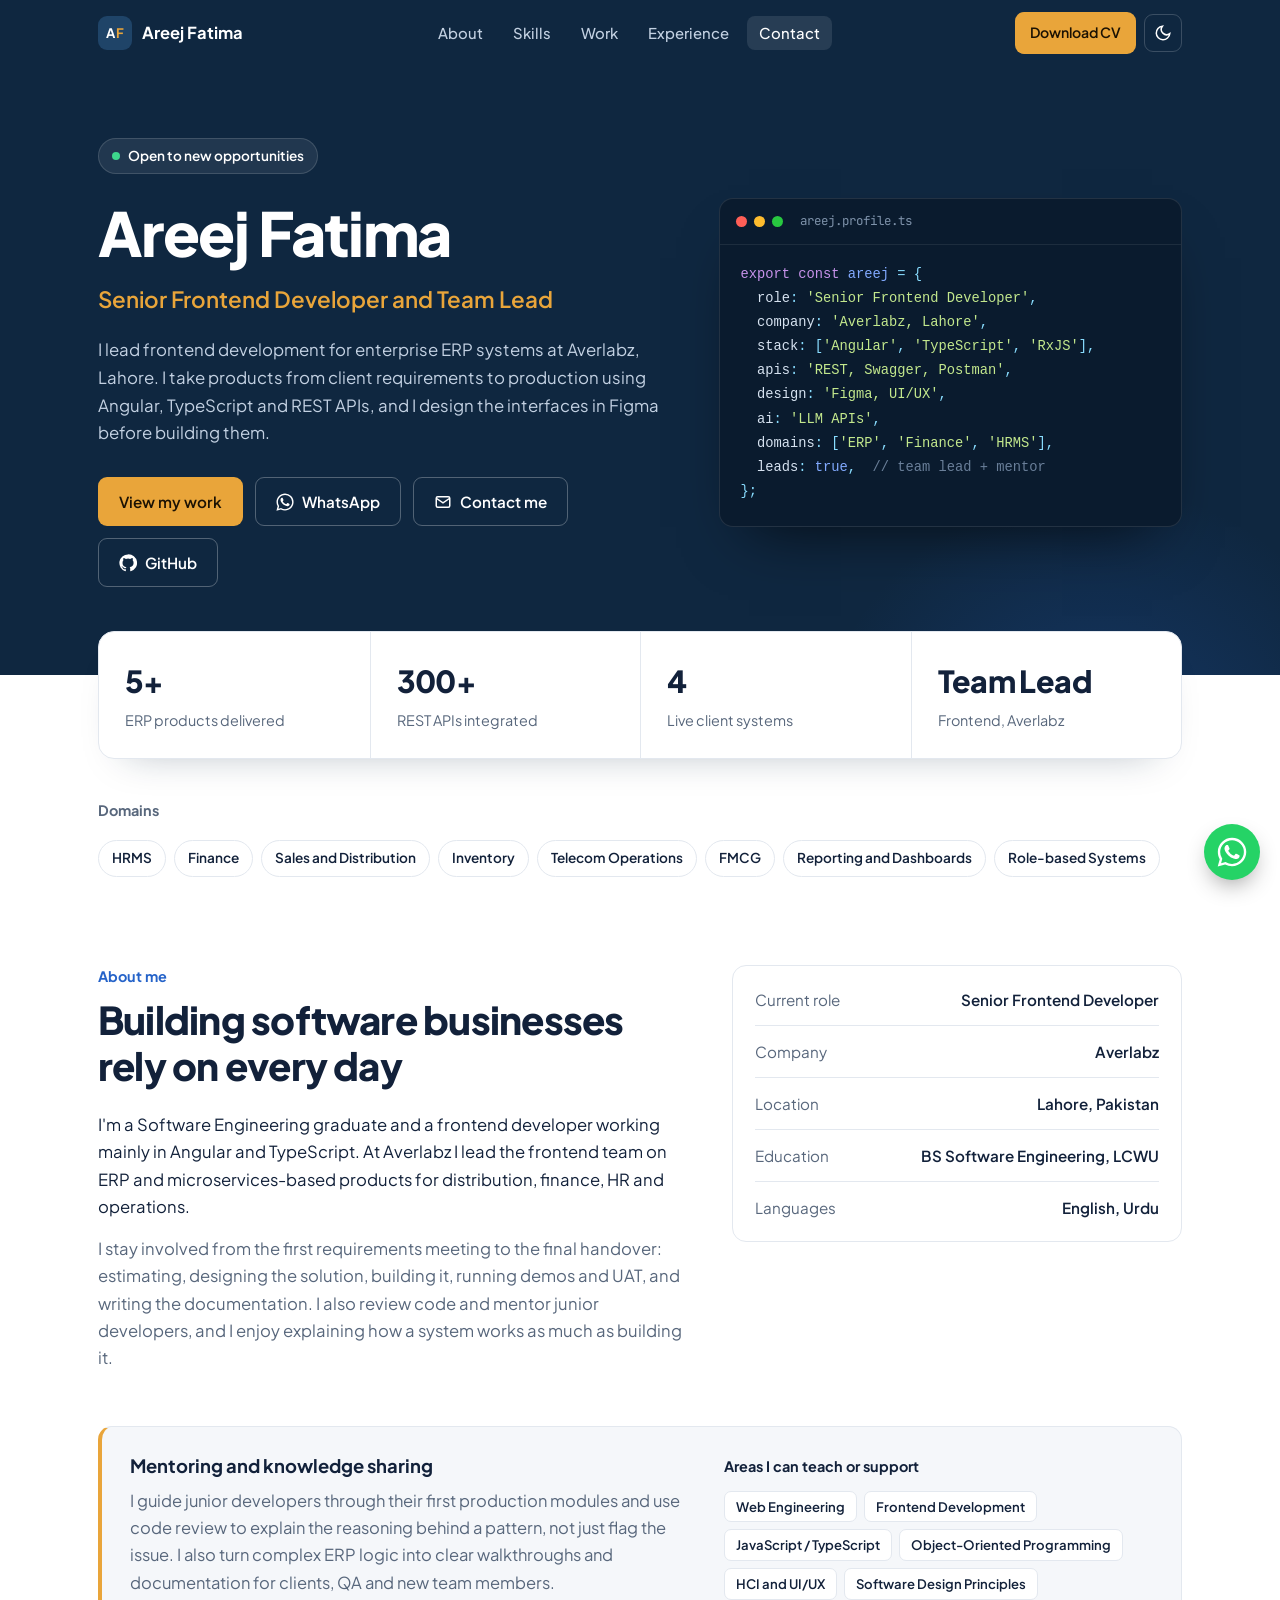
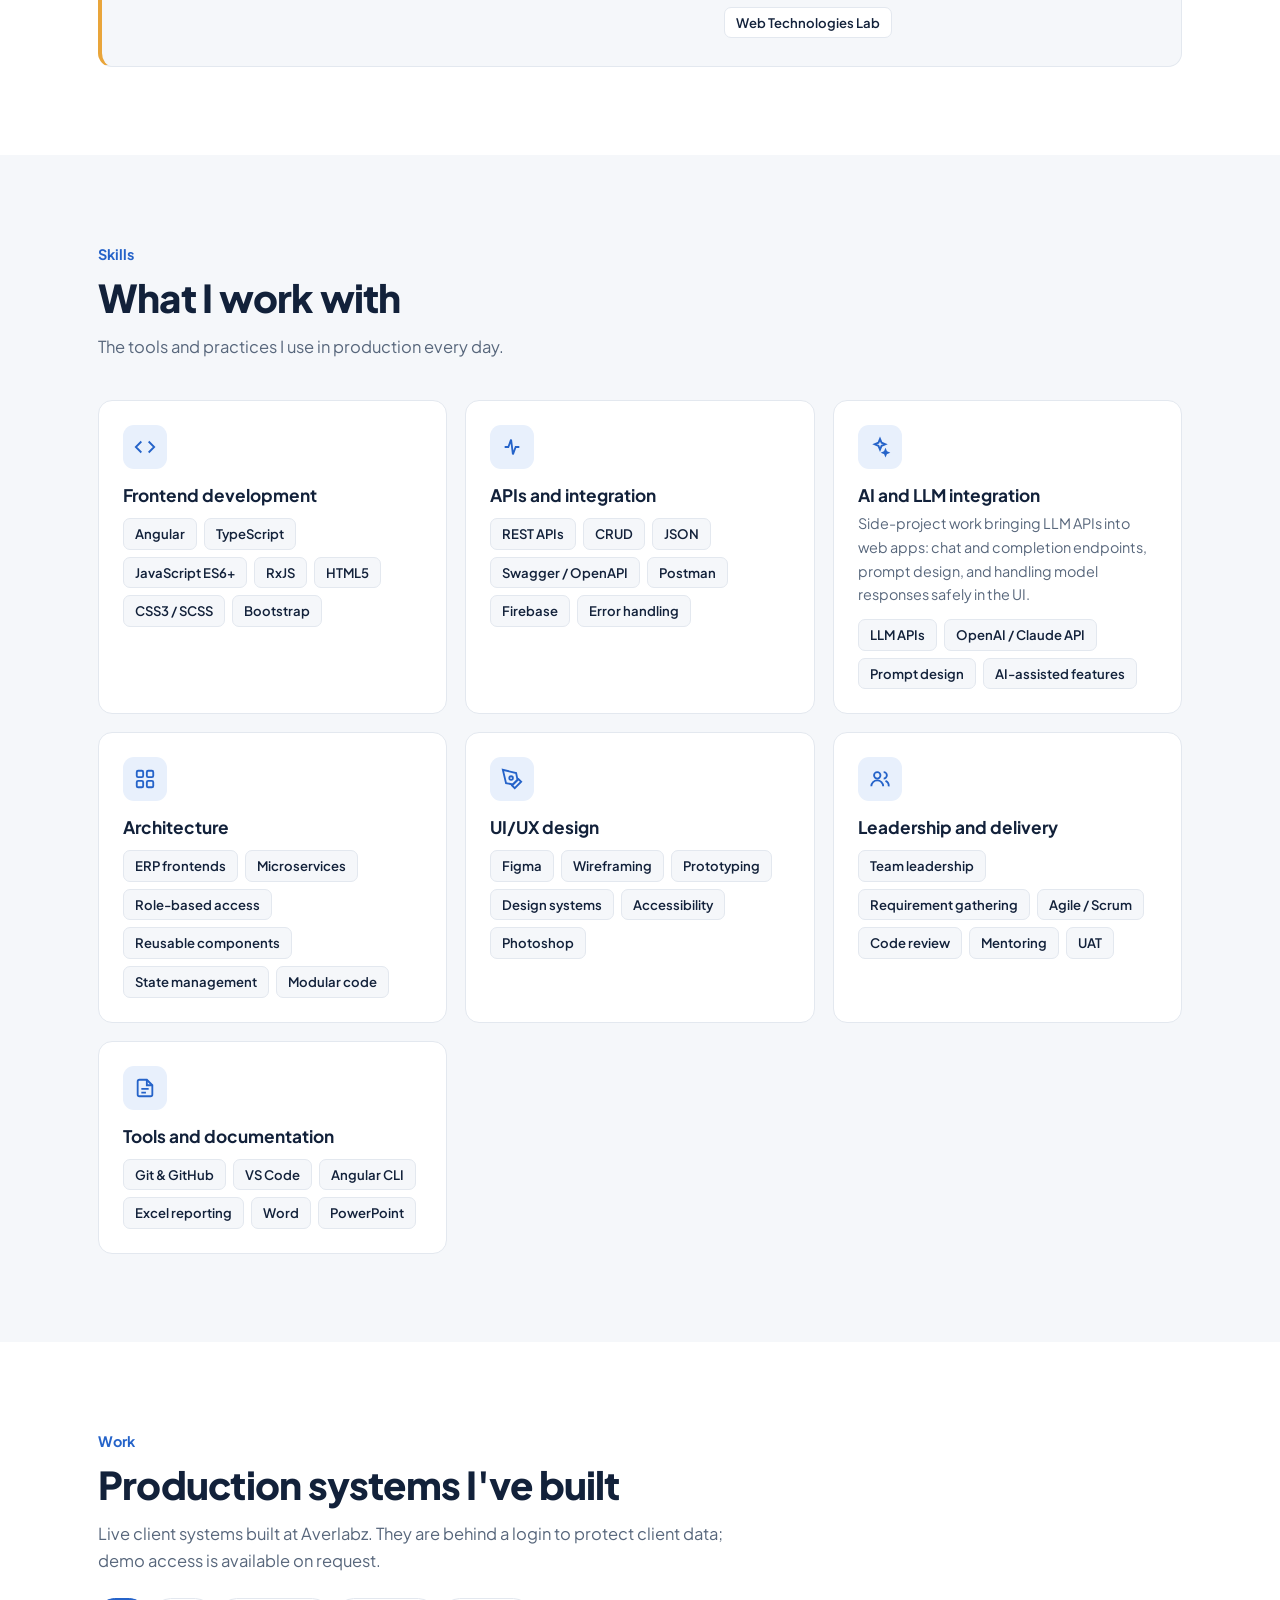
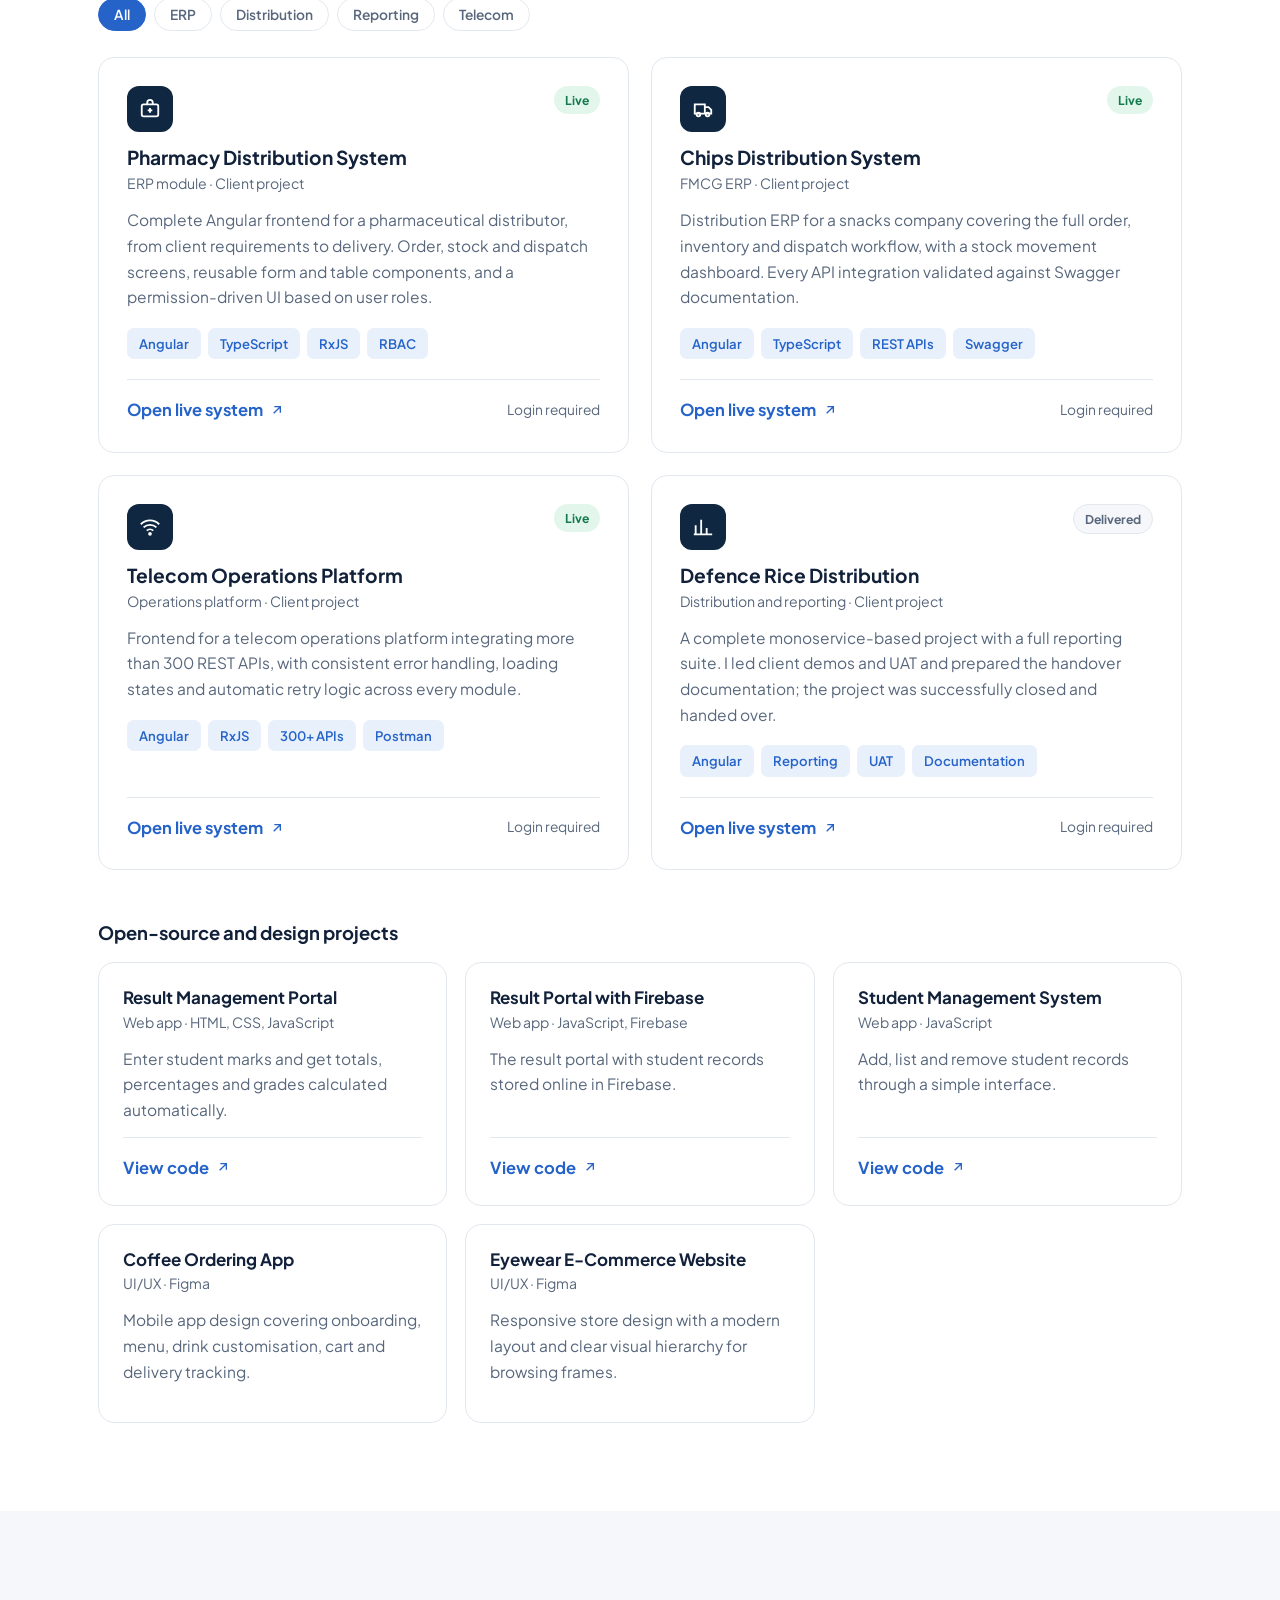
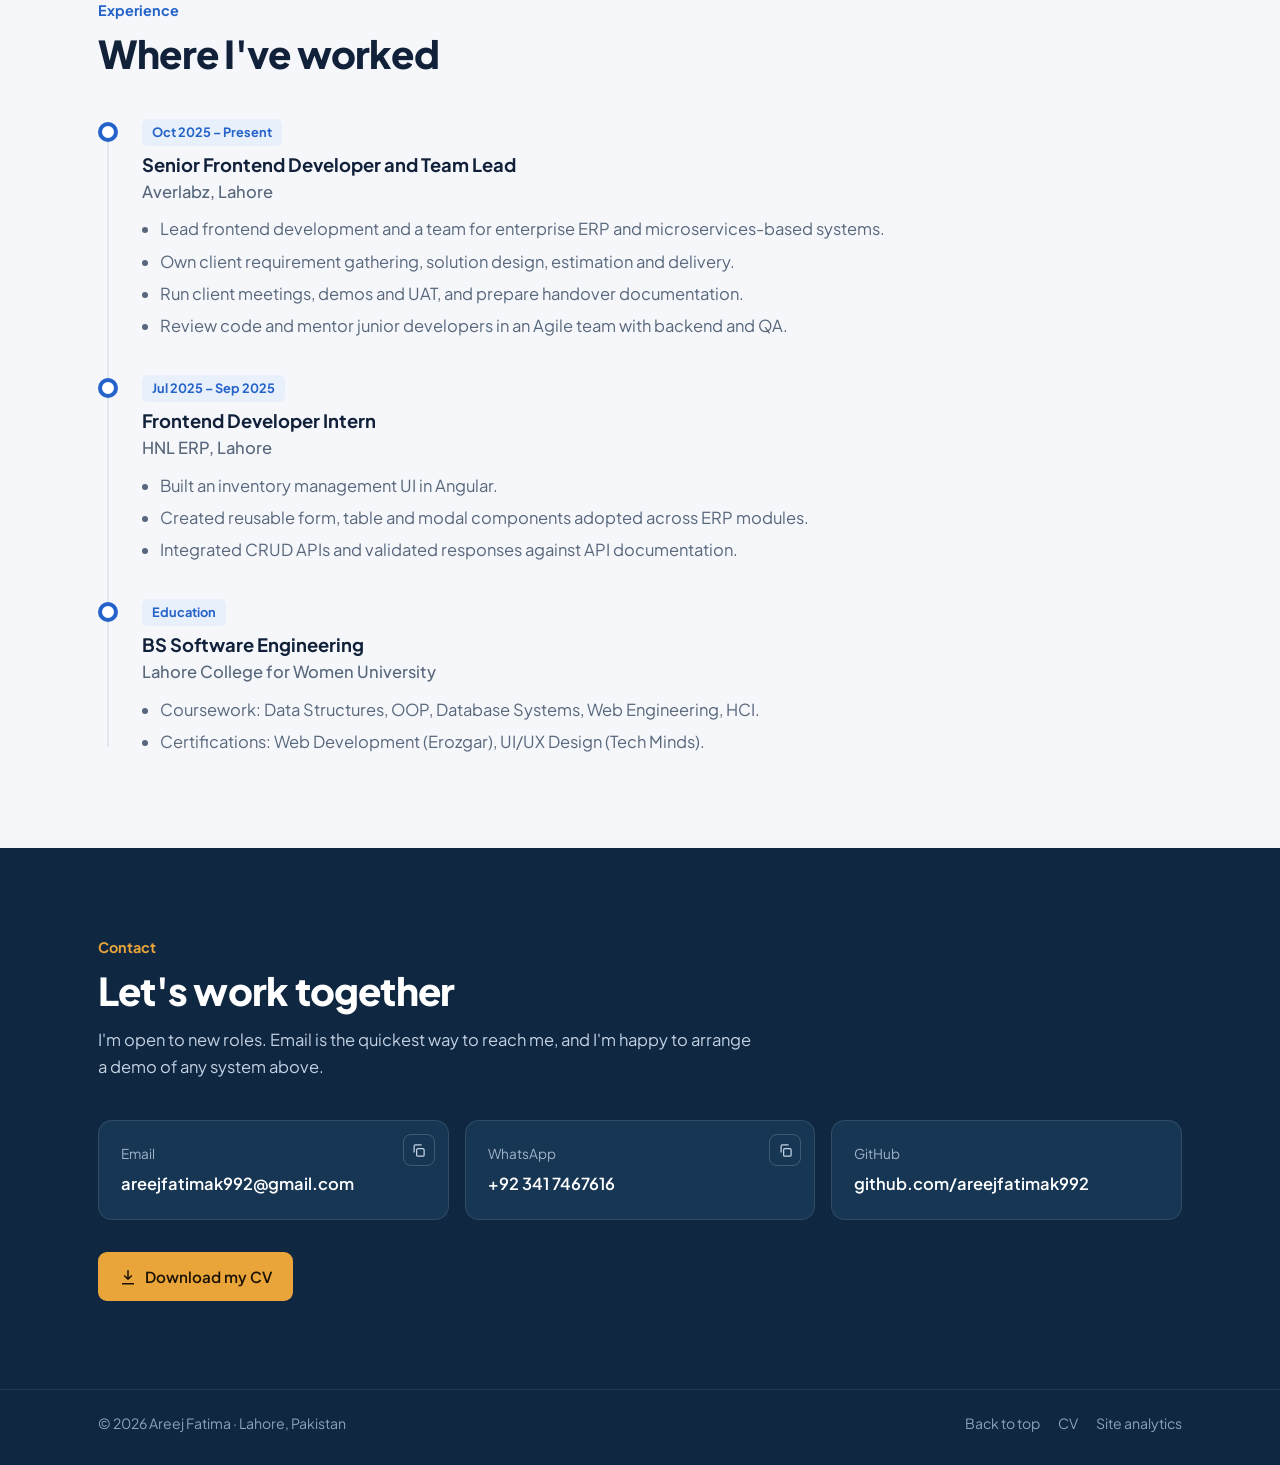
<file: index.html>
<!DOCTYPE html>
<html lang="en">
<head>
<meta charset="UTF-8">
<meta name="viewport" content="width=device-width, initial-scale=1, viewport-fit=cover">
<title>Areej Fatima | Senior Frontend Developer</title>
<meta name="description" content="Areej Fatima, Senior Angular Frontend Developer and Team Lead in Lahore. ERP systems, REST APIs and UI/UX design.">
<meta property="og:title" content="Areej Fatima | Senior Frontend Developer">
<meta property="og:description" content="Senior Angular Frontend Developer and Team Lead in Lahore. ERP systems, REST APIs and UI/UX design.">
<meta property="og:type" content="website">
<meta property="og:url" content="https://areejfatimak992.github.io/">
<meta name="theme-color" content="#0F2740">
<meta name="robots" content="index,follow">
<meta name="author" content="Areej Fatima">
<meta name="keywords" content="Areej Fatima, Angular developer Lahore, frontend developer, ERP frontend, TypeScript, RxJS, UI UX designer, team lead">
<link rel="canonical" href="https://areejfatimak992.github.io/">
<meta name="twitter:card" content="summary">
<meta name="twitter:title" content="Areej Fatima | Senior Frontend Developer">
<meta name="twitter:description" content="Senior Angular Frontend Developer and Team Lead in Lahore. ERP systems, REST APIs and UI/UX design.">
<script type="application/ld+json">
{
  "@context": "https://schema.org",
  "@type": "Person",
  "name": "Areej Fatima",
  "jobTitle": "Senior Frontend Developer and Team Lead",
  "email": "mailto:areejfatimak992@gmail.com",
  "telephone": "+92-341-7467616",
  "url": "https://areejfatimak992.github.io/",
  "image": "https://areejfatimak992.github.io/assets/og.svg",
  "address": { "@type": "PostalAddress", "addressLocality": "Lahore", "addressCountry": "PK" },
  "worksFor": { "@type": "Organization", "name": "Averlabz" },
  "alumniOf": { "@type": "CollegeOrUniversity", "name": "Lahore College for Women University" },
  "knowsAbout": ["Angular","TypeScript","RxJS","REST APIs","ERP systems","UI/UX design","Figma","Team leadership","LLM APIs","AI integration"],
  "sameAs": ["https://github.com/areejfatimak992"]
}
</script>
<link rel="icon" href="data:image/svg+xml,<svg xmlns='http://www.w3.org/2000/svg' viewBox='0 0 64 64'><rect width='64' height='64' rx='14' fill='%230F2740'/><text x='50%' y='55%' dominant-baseline='middle' text-anchor='middle' font-family='Arial' font-weight='700' font-size='26' fill='white'>AF</text></svg>">
<link rel="preconnect" href="https://fonts.googleapis.com">
<link rel="preconnect" href="https://fonts.gstatic.com" crossorigin>
<link href="https://fonts.googleapis.com/css2?family=Plus+Jakarta+Sans:wght@400;500;600;700;800&family=JetBrains+Mono:wght@400;500&display=swap" rel="stylesheet">
<style>
:root{
  --navy:#0F2740; --navy-2:#173654; --navy-3:#1F4468;
  --blue:#2563C9; --blue-soft:#E8F0FC; --amber:#E9A53A;
  --bg:#FFFFFF; --bg-alt:#F5F7FA; --ink:#12213A; --muted:#58677C; --line:#E3E8EF; --card:#FFFFFF;
  box-sizing:border-box;
  padding-top:env(safe-area-inset-top,0px);
  padding-bottom:env(safe-area-inset-bottom,0px);
}
@media (prefers-color-scheme:dark){
  :root:not([data-theme="light"]){--bg:#0C1522;--bg-alt:#101C2C;--ink:#E7EDF5;--muted:#9AAABE;--line:#203047;--card:#132235;--blue:#6FA3F2;--blue-soft:#172E4D;--navy:#0A1A2B;--navy-2:#11263D}
}
:root[data-theme="dark"]{--bg:#0C1522;--bg-alt:#101C2C;--ink:#E7EDF5;--muted:#9AAABE;--line:#203047;--card:#132235;--blue:#6FA3F2;--blue-soft:#172E4D;--navy:#0A1A2B;--navy-2:#11263D}
*,*::before,*::after{box-sizing:inherit}
html{scroll-behavior:smooth;scroll-padding-top:calc(env(safe-area-inset-top,0px) + 76px)}
@media (prefers-reduced-motion:reduce){html{scroll-behavior:auto}*{transition:none!important}}
body{margin:0;background:var(--bg);color:var(--ink);font-family:"Plus Jakarta Sans",system-ui,-apple-system,"Segoe UI",Roboto,sans-serif;font-size:16.5px;line-height:1.65;-webkit-font-smoothing:antialiased}
a{color:var(--blue)}
a:focus-visible,button:focus-visible{outline:2px solid var(--amber);outline-offset:3px;border-radius:6px}
h1,h2,h3{margin:0;line-height:1.2}
p{margin:0 0 14px}
.wrap{max-width:1140px;margin:0 auto;padding:0 28px}

/* Navbar */
.nav{position:fixed;top:0;left:0;right:0;z-index:20;padding-top:env(safe-area-inset-top,0px);background:var(--navy);transition:box-shadow .2s}
.nav.scrolled{box-shadow:0 6px 20px -10px rgba(0,0,0,.45)}
.nav .wrap{display:flex;align-items:center;justify-content:space-between;height:66px;gap:20px}
.brand{display:flex;align-items:center;gap:10px;color:#fff;text-decoration:none;font-weight:700}
.brand i{width:34px;height:34px;border-radius:9px;background:var(--navy-3);display:flex;align-items:center;justify-content:center;font-style:normal;font-size:.82rem;letter-spacing:.02em}
.brand i b{color:var(--amber)}
.menu{display:flex;align-items:center;gap:6px;list-style:none;margin:0;padding:0}
.menu a{color:#C3D1E2;text-decoration:none;font-weight:500;font-size:.93rem;padding:8px 12px;border-radius:8px}
.menu a:hover{color:#fff;background:rgba(255,255,255,.07)}
.nav-right{display:flex;align-items:center;gap:8px}
.icon-btn{width:38px;height:38px;border-radius:9px;border:1px solid rgba(255,255,255,.18);background:transparent;color:#fff;display:flex;align-items:center;justify-content:center;cursor:pointer}
.icon-btn svg{width:18px;height:18px}
.burger{display:none}
.m-only{display:none}

/* Buttons */
.btn{display:inline-flex;align-items:center;gap:8px;padding:11px 20px;border-radius:9px;font-weight:600;font-size:.95rem;text-decoration:none;border:1px solid transparent;font-family:inherit;cursor:pointer;transition:filter .2s,background .2s,border-color .2s}
.btn svg{width:18px;height:18px}
.btn-amber{background:var(--amber);color:#1B1203}
.btn-amber:hover{filter:brightness(1.06)}
.btn-line{border-color:rgba(255,255,255,.28);color:#fff}
.btn-line:hover{border-color:#fff;background:rgba(255,255,255,.06)}
.btn-sm{padding:8px 14px;font-size:.88rem}

/* Hero */
.hero{background:var(--navy);color:#fff;padding:calc(66px + 72px) 0 88px;position:relative;overflow:hidden}
.hero::after{content:"";position:absolute;inset:auto -10% -60% auto;width:620px;height:620px;border-radius:50%;background:radial-gradient(circle,rgba(37,99,201,.28),transparent 65%);pointer-events:none}
.hero-grid{display:grid;grid-template-columns:1.1fr .9fr;gap:56px;align-items:center;position:relative;z-index:1}
.pill{display:inline-flex;align-items:center;gap:8px;font-size:.85rem;font-weight:600;background:rgba(255,255,255,.08);border:1px solid rgba(255,255,255,.14);padding:6px 13px;border-radius:99px;margin-bottom:22px}
.pill::before{content:"";width:8px;height:8px;border-radius:50%;background:#3DD68C}
.hero h1{font-size:clamp(2.5rem,5.2vw,3.8rem);font-weight:800;letter-spacing:-.025em}
.hero .role{font-size:clamp(1.1rem,2vw,1.4rem);font-weight:600;color:var(--amber);margin:12px 0 18px}
.hero .summary{color:#C3D1E2;max-width:34em;font-size:1.05rem;margin-bottom:30px}
.hero-actions{display:flex;flex-wrap:wrap;gap:12px}
.code{background:#0A1B2E;border:1px solid rgba(255,255,255,.1);border-radius:14px;overflow:hidden;box-shadow:0 30px 60px -30px rgba(0,0,0,.7);font-family:"JetBrains Mono",ui-monospace,Consolas,monospace;font-size:.86rem}
.code-bar{display:flex;align-items:center;gap:7px;padding:12px 16px;border-bottom:1px solid rgba(255,255,255,.08);color:#7F93AB;font-size:.78rem}
.code-bar i{width:11px;height:11px;border-radius:50%;background:#FF5F57}
.code-bar i:nth-child(2){background:#FEBC2E}.code-bar i:nth-child(3){background:#28C840}
.code-bar span{margin-left:10px}
.code pre{margin:0;padding:18px 20px 22px;line-height:1.75;overflow-x:auto;color:#D6E2F0}
.k{color:#C792EA}.v{color:#82AAFF}.s{color:#C3E88D}.p{color:#89DDFF}.c{color:#6A7F99}

/* Stats */
.stats{margin-top:-44px;position:relative;z-index:2}
.stats-grid{display:grid;grid-template-columns:repeat(4,1fr);background:var(--card);border:1px solid var(--line);border-radius:16px;box-shadow:0 20px 40px -28px rgba(15,39,64,.35)}
.stat{padding:24px 26px;border-left:1px solid var(--line)}
.stat:first-child{border-left:0}
.stat b{display:block;font-size:1.9rem;font-weight:800;color:var(--ink);letter-spacing:-.02em}
.stat span{color:var(--muted);font-size:.9rem}

/* Sections */
section{padding:88px 0}
.alt{background:var(--bg-alt)}
.head{margin-bottom:40px;max-width:40em}
.eyebrow{color:var(--blue);font-weight:700;font-size:.9rem;margin-bottom:8px;display:block}
.head h2{font-size:clamp(1.8rem,3.2vw,2.4rem);font-weight:800;letter-spacing:-.02em}
.head p{color:var(--muted);margin:12px 0 0}

/* About */
.about-grid{display:grid;grid-template-columns:1.3fr 1fr;gap:48px;align-items:start}
.about-grid p{font-size:1.04rem}
.about-grid p+p{color:var(--muted)}
.facts{background:var(--card);border:1px solid var(--line);border-radius:14px;padding:8px 22px}
.facts div{display:flex;justify-content:space-between;gap:16px;padding:13px 0;border-bottom:1px solid var(--line);font-size:.95rem}
.facts div:last-child{border-bottom:0}
.facts span{color:var(--muted)}
.facts b{font-weight:600;text-align:right}

/* Skills */
.skills{display:grid;grid-template-columns:repeat(3,1fr);gap:18px}
.skill{background:var(--card);border:1px solid var(--line);border-radius:14px;padding:24px;transition:border-color .2s,transform .2s}
.skill:hover{border-color:var(--blue)}
.skill .ic{width:44px;height:44px;border-radius:11px;background:var(--blue-soft);color:var(--blue);display:flex;align-items:center;justify-content:center;margin-bottom:16px}
.skill .ic svg{width:22px;height:22px}
.skill h3{font-size:1.08rem;font-weight:700;margin-bottom:12px}
.skill-note{color:var(--muted);font-size:.9rem;margin:-6px 0 12px}
.tags{display:flex;flex-wrap:wrap;gap:7px;list-style:none;margin:0;padding:0}
.tags li{font-size:.82rem;font-weight:600;padding:4px 11px;border-radius:7px;background:var(--bg-alt);border:1px solid var(--line);color:var(--ink)}

/* Projects */
.projects{display:grid;grid-template-columns:repeat(2,1fr);gap:22px}
.proj{background:var(--card);border:1px solid var(--line);border-radius:16px;padding:28px;display:flex;flex-direction:column;transition:border-color .2s,box-shadow .2s}
.proj:hover{border-color:#BFD0E8;box-shadow:0 18px 36px -26px rgba(15,39,64,.45)}
.proj-top{display:flex;justify-content:space-between;align-items:flex-start;gap:12px;margin-bottom:14px}
.proj .ic{width:46px;height:46px;border-radius:12px;background:var(--navy);color:#fff;display:flex;align-items:center;justify-content:center;flex-shrink:0}
.proj .ic svg{width:22px;height:22px}
.badge{font-size:.76rem;font-weight:700;padding:4px 11px;border-radius:99px;background:#E3F6EC;color:#137A4B;white-space:nowrap}
.badge.done{background:var(--bg-alt);color:var(--muted);border:1px solid var(--line)}
.proj h3{font-size:1.2rem;font-weight:700}
.proj .type{color:var(--muted);font-size:.88rem;margin:3px 0 12px}
.proj p{color:var(--muted);font-size:.97rem}
.proj .tags{margin:4px 0 20px}
.proj .tags li{background:var(--blue-soft);border-color:transparent;color:var(--blue)}
.proj-foot{margin-top:auto;display:flex;align-items:center;justify-content:space-between;gap:12px;flex-wrap:wrap;padding-top:16px;border-top:1px solid var(--line)}
.proj-foot a{font-weight:700;text-decoration:none;display:inline-flex;align-items:center;gap:6px}
.proj-foot a:hover{text-decoration:underline}
.proj-foot a svg{width:16px;height:16px}
.proj-foot small{color:var(--muted)}
.hint{margin-top:22px;color:var(--muted);font-size:.93rem}

.mini{display:grid;grid-template-columns:repeat(3,1fr);gap:18px}
.mini .proj{padding:24px}
.mini h3{font-size:1.06rem}
.subhead{font-size:1.15rem;font-weight:700;margin:52px 0 18px}

/* Experience */
.timeline{position:relative;max-width:820px}
.timeline::before{content:"";position:absolute;left:9px;top:8px;bottom:8px;width:2px;background:var(--line)}
.tl{position:relative;padding-left:44px;margin-bottom:34px}
.tl:last-child{margin-bottom:0}
.tl::before{content:"";position:absolute;left:0;top:5px;width:20px;height:20px;border-radius:50%;background:var(--bg);border:4px solid var(--blue)}
.tl .when{display:inline-block;font-size:.8rem;font-weight:700;color:var(--blue);background:var(--blue-soft);padding:3px 10px;border-radius:6px;margin-bottom:8px}
.tl h3{font-size:1.15rem;font-weight:700}
.tl .org{color:var(--muted);font-weight:500;margin:2px 0 10px}
.tl ul{margin:0;padding-left:18px;color:var(--muted)}
.tl li{margin-bottom:5px}

/* Contact */
.contact{background:var(--navy);color:#fff}
.contact .eyebrow{color:var(--amber)}
.contact h2{color:#fff}
.contact .head p{color:#C3D1E2}
.contact-grid{display:grid;grid-template-columns:repeat(3,1fr);gap:16px;margin-bottom:32px}
.cbox{background:var(--navy-2);border:1px solid rgba(255,255,255,.1);border-radius:14px;padding:22px;color:#fff;text-decoration:none;display:block;transition:border-color .2s}
.cbox:hover{border-color:var(--amber)}
.cbox span{display:block;color:#9FB3C9;font-size:.85rem;margin-bottom:4px}
.cbox b{font-weight:600;overflow-wrap:anywhere}
footer{background:var(--navy);color:#8CA2BA;font-size:.88rem;padding:22px 0 30px;border-top:1px solid rgba(255,255,255,.08)}
footer .wrap{display:flex;justify-content:space-between;gap:12px;flex-wrap:wrap}

/* Responsive */
@media (max-width:960px){
  .hero-grid,.about-grid{grid-template-columns:1fr}
  .hero{padding-bottom:80px}
  .skills,.mini{grid-template-columns:1fr 1fr}
  .stats-grid{grid-template-columns:1fr 1fr}
  .stat:nth-child(3){border-left:0}
  .stat:nth-child(n+3){border-top:1px solid var(--line)}
  .contact-grid{grid-template-columns:1fr}
}
@media (max-width:820px){
  .menu{display:none;position:absolute;top:66px;left:0;right:0;background:var(--navy);flex-direction:column;align-items:stretch;padding:8px 20px 16px;gap:2px;border-top:1px solid rgba(255,255,255,.08)}
  .menu.open{display:flex}
  .menu a{display:block;padding:13px 12px;font-size:1rem}
  .menu.open{box-shadow:0 18px 30px -12px rgba(0,0,0,.5)}
  .m-only{display:block}
  .m-only a{color:var(--amber)!important}
  .burger{display:flex}
  .nav .btn-sm{display:none}
  .projects{grid-template-columns:1fr}
}
@media (max-width:560px){
  body{font-size:16px}
  .wrap{padding:0 20px}
  .hero{padding-top:calc(66px + 44px)}
  .skills,.mini{grid-template-columns:1fr}
  section{padding:64px 0}
  .stat{padding:18px}
  .stat b{font-size:1.5rem}
  .proj{padding:22px}
  .code{font-size:.78rem}
}

/* Domains strip */
.domains{padding:40px 0 0}
.domains .wrap{display:flex;align-items:center;gap:18px;flex-wrap:wrap}
.domains span{font-weight:700;font-size:.9rem;color:var(--muted)}
.domains ul{display:flex;flex-wrap:wrap;gap:8px;list-style:none;margin:0;padding:0}
.domains li{font-size:.85rem;font-weight:600;padding:6px 13px;border-radius:99px;border:1px solid var(--line);background:var(--card)}

/* Mentoring */
.mentor{margin-top:40px;display:grid;grid-template-columns:1.3fr 1fr;gap:36px;background:var(--bg-alt);border:1px solid var(--line);border-left:4px solid var(--amber);border-radius:14px;padding:28px}
.mentor h3{font-size:1.15rem;font-weight:700;margin-bottom:10px}
.mentor p{color:var(--muted);margin:0}
.mentor-label{font-weight:700;font-size:.9rem;margin-bottom:12px}
.mentor .tags li{background:var(--card)}

/* Active menu link */
.menu a.active{color:#fff;background:rgba(255,255,255,.1)}

/* Floating WhatsApp */
.wa{position:fixed;right:20px;bottom:calc(20px + env(safe-area-inset-bottom,0px));z-index:30;width:56px;height:56px;border-radius:50%;background:#25D366;color:#fff;display:flex;align-items:center;justify-content:center;box-shadow:0 10px 24px -8px rgba(0,0,0,.45);transition:transform .2s}
.wa:hover{transform:scale(1.06)}
.wa svg{width:30px;height:30px}

/* Back to top */
.totop{position:fixed;right:28px;bottom:calc(88px + env(safe-area-inset-bottom,0px));z-index:30;width:40px;height:40px;border-radius:50%;background:var(--navy);color:#fff;border:1px solid rgba(255,255,255,.2);display:flex;align-items:center;justify-content:center;cursor:pointer;opacity:0;pointer-events:none;transition:opacity .2s}
.totop.show{opacity:1;pointer-events:auto}
.totop svg{width:18px;height:18px}

/* Section reveal */
.reveal{opacity:0;transform:translateY(14px);transition:opacity .6s ease,transform .6s ease}
.reveal.in{opacity:1;transform:none}
@media (prefers-reduced-motion:reduce){.reveal{opacity:1;transform:none}}
@media (max-width:960px){.mentor{grid-template-columns:1fr;gap:20px}}
@media (max-width:560px){.mentor{padding:22px}.wa{right:16px;bottom:calc(16px + env(safe-area-inset-bottom,0px))}.totop{right:24px}}

/* Skip link */
.skip{position:absolute;left:-9999px;top:0;z-index:60;background:var(--amber);color:#1B1203;padding:12px 18px;border-radius:0 0 10px 0;font-weight:700;text-decoration:none}
.skip:focus{left:0}

/* Project filter chips */
.filters{display:flex;flex-wrap:wrap;gap:8px;margin:-16px 0 26px}
.chip{font-family:inherit;font-size:.86rem;font-weight:600;padding:7px 15px;border-radius:99px;border:1px solid var(--line);background:var(--card);color:var(--muted);cursor:pointer;transition:border-color .2s,color .2s,background .2s}
.chip:hover{border-color:var(--blue);color:var(--blue)}
.chip[aria-pressed="true"]{background:var(--blue);border-color:var(--blue);color:#fff}
.proj[hidden]{display:none}
.no-match{color:var(--muted);font-size:.95rem;margin:0 0 8px}

/* Copy-to-clipboard on the contact cards */
.cwrap{position:relative}
.cwrap .cbox{height:100%}
.copy{position:absolute;top:14px;right:14px;width:32px;height:32px;border-radius:8px;border:1px solid rgba(255,255,255,.18);background:transparent;color:#C3D1E2;display:flex;align-items:center;justify-content:center;cursor:pointer;transition:color .2s,border-color .2s}
.copy:hover{color:#fff;border-color:var(--amber)}
.copy svg{width:15px;height:15px}
.copy.done{color:#3DD68C;border-color:#3DD68C}

/* Footer link row */
footer a{color:#8CA2BA;text-decoration:none}
footer a:hover{color:#fff;text-decoration:underline}
footer .f-links{display:flex;gap:18px;flex-wrap:wrap}

/* Print */
@media print{
  .nav,.wa,.totop,.hero-actions,.filters,.copy,footer,.code{display:none!important}
  body{font-size:11pt;color:#000;background:#fff}
  .hero,.contact{background:#fff!important;color:#000!important}
  .hero h1,.contact h2,.contact .head p,.hero .summary,.cbox,.cbox b{color:#000!important}
  section{padding:18px 0;break-inside:avoid}
  .proj,.skill,.tl{break-inside:avoid;box-shadow:none}
  a[href^="http"]::after{content:" (" attr(href) ")";font-size:9pt;color:#444}
}
</style>
</head>
<body>

<a class="skip" href="#main">Skip to content</a>

<nav class="nav" id="nav" aria-label="Main">
  <div class="wrap">
    <a class="brand" href="#top"><i>A<b>F</b></i>Areej Fatima</a>
    <ul class="menu" id="menu">
      <li><a href="#about">About</a></li>
      <li><a href="#skills">Skills</a></li>
      <li><a href="#work">Work</a></li>
      <li><a href="#experience">Experience</a></li>
      <li><a href="#contact">Contact</a></li>
      <li class="m-only"><a href="cv.pdf" data-cv data-track="cv_download" download="Areej_Fatima_CV.pdf">Download CV</a></li>
    </ul>
    <div class="nav-right">
      <a class="btn btn-amber btn-sm" href="cv.pdf" data-cv data-track="cv_download" download="Areej_Fatima_CV.pdf">Download CV</a>
      <button class="icon-btn" id="theme" type="button" aria-label="Switch light or dark theme"><svg viewBox="0 0 24 24" fill="none" stroke="currentColor" stroke-width="2"><path d="M21 12.8A9 9 0 1 1 11.2 3a7 7 0 0 0 9.8 9.8z"/></svg></button>
      <button class="icon-btn burger" id="burger" type="button" aria-label="Open menu" aria-expanded="false" aria-controls="menu"><svg viewBox="0 0 24 24" fill="none" stroke="currentColor" stroke-width="2"><path d="M4 7h16M4 12h16M4 17h16"/></svg></button>
    </div>
  </div>
</nav>

<header class="hero" id="top" data-section="hero">
  <div class="wrap hero-grid">
    <div>
      <span class="pill">Open to new opportunities</span>
      <h1>Areej Fatima</h1>
      <div class="role">Senior Frontend Developer and Team Lead</div>
      <p class="summary">I lead frontend development for enterprise ERP systems at Averlabz, Lahore. I take products from client requirements to production using Angular, TypeScript and REST APIs, and I design the interfaces in Figma before building them.</p>
      <div class="hero-actions">
        <a class="btn btn-amber" href="#work">View my work</a>
        <a class="btn btn-line" href="https://wa.me/923417467616?text=Hi%20Areej%2C%20I%20saw%20your%20portfolio%20and%20would%20like%20to%20get%20in%20touch." target="_blank" rel="noopener"><svg viewBox="0 0 24 24" fill="currentColor"><path d="M17.47 14.38c-.3-.15-1.76-.87-2.03-.97-.27-.1-.47-.15-.67.15-.2.3-.77.97-.94 1.17-.17.2-.35.22-.64.07-.3-.15-1.26-.46-2.4-1.48-.89-.79-1.49-1.77-1.66-2.07-.17-.3-.02-.46.13-.61.13-.13.3-.35.45-.52.15-.17.2-.3.3-.5.1-.2.05-.37-.02-.52-.08-.15-.67-1.61-.92-2.2-.24-.58-.49-.5-.67-.51h-.57c-.2 0-.52.07-.8.37-.27.3-1.04 1.02-1.04 2.48 0 1.46 1.07 2.88 1.21 3.07.15.2 2.1 3.2 5.08 4.49.71.31 1.26.49 1.7.63.71.22 1.36.19 1.87.12.57-.09 1.76-.72 2-1.41.25-.7.25-1.29.17-1.41-.07-.13-.27-.2-.57-.35zM12.04 21.5h-.01a9.45 9.45 0 0 1-4.82-1.32l-.35-.2-3.58.94.96-3.49-.23-.36a9.43 9.43 0 0 1-1.45-5.03c0-5.22 4.25-9.46 9.48-9.46 2.53 0 4.9.99 6.69 2.78a9.4 9.4 0 0 1 2.77 6.69c0 5.22-4.25 9.46-9.46 9.46zm8.05-17.52A11.3 11.3 0 0 0 12.04.65C5.77.65.66 5.75.66 12.02c0 2 .52 3.96 1.52 5.69L.57 23.5l5.92-1.55a11.37 11.37 0 0 0 5.54 1.41h.01c6.27 0 11.38-5.1 11.38-11.37 0-3.04-1.18-5.9-3.33-8.05z"/></svg>WhatsApp</a>
        <a class="btn btn-line" href="mailto:areejfatimak992@gmail.com"><svg viewBox="0 0 24 24" fill="none" stroke="currentColor" stroke-width="2"><rect x="3" y="5" width="18" height="14" rx="2"/><path d="m3 7 9 6 9-6"/></svg>Contact me</a>
        <a class="btn btn-line" href="https://github.com/areejfatimak992" target="_blank" rel="noopener"><svg viewBox="0 0 24 24" fill="currentColor"><path d="M12 .5a11.5 11.5 0 0 0-3.64 22.41c.58.1.79-.25.79-.56v-2c-3.2.7-3.88-1.37-3.88-1.37-.52-1.33-1.28-1.69-1.28-1.69-1.05-.72.08-.7.08-.7 1.16.08 1.77 1.19 1.77 1.19 1.03 1.77 2.7 1.26 3.36.96.1-.75.4-1.26.73-1.55-2.55-.29-5.24-1.28-5.24-5.69 0-1.26.45-2.29 1.19-3.1-.12-.29-.52-1.46.11-3.05 0 0 .97-.31 3.17 1.18a11 11 0 0 1 5.78 0c2.2-1.49 3.17-1.18 3.17-1.18.63 1.59.23 2.76.11 3.05.74.81 1.19 1.84 1.19 3.1 0 4.42-2.7 5.39-5.26 5.68.41.36.78 1.06.78 2.14v3.17c0 .31.21.67.8.56A11.5 11.5 0 0 0 12 .5Z"/></svg>GitHub</a>
      </div>
    </div>
    <div class="code" aria-label="Profile summary written as TypeScript code">
      <div class="code-bar"><i></i><i></i><i></i><span>areej.profile.ts</span></div>
<pre><span class="k">export const</span> <span class="v">areej</span> <span class="p">=</span> <span class="p">{</span>
  role<span class="p">:</span> <span class="s">'Senior Frontend Developer'</span><span class="p">,</span>
  company<span class="p">:</span> <span class="s">'Averlabz, Lahore'</span><span class="p">,</span>
  stack<span class="p">:</span> <span class="p">[</span><span class="s">'Angular'</span><span class="p">,</span> <span class="s">'TypeScript'</span><span class="p">,</span> <span class="s">'RxJS'</span><span class="p">],</span>
  apis<span class="p">:</span> <span class="s">'REST, Swagger, Postman'</span><span class="p">,</span>
  design<span class="p">:</span> <span class="s">'Figma, UI/UX'</span><span class="p">,</span>
  ai<span class="p">:</span> <span class="s">'LLM APIs'</span><span class="p">,</span>
  domains<span class="p">:</span> <span class="p">[</span><span class="s">'ERP'</span><span class="p">,</span> <span class="s">'Finance'</span><span class="p">,</span> <span class="s">'HRMS'</span><span class="p">],</span>
  leads<span class="p">:</span> <span class="v">true</span><span class="p">,</span>  <span class="c">// team lead + mentor</span>
<span class="p">};</span></pre>
    </div>
  </div>
</header>

<div class="stats">
  <div class="wrap">
    <div class="stats-grid">
      <div class="stat"><b>5+</b><span>ERP products delivered</span></div>
      <div class="stat"><b>300+</b><span>REST APIs integrated</span></div>
      <div class="stat"><b>4</b><span>Live client systems</span></div>
      <div class="stat"><b>Team Lead</b><span>Frontend, Averlabz</span></div>
    </div>
  </div>
</div>

<div class="domains">
  <div class="wrap">
    <span>Domains</span>
    <ul>
      <li>HRMS</li><li>Finance</li><li>Sales and Distribution</li><li>Inventory</li><li>Telecom Operations</li><li>FMCG</li><li>Reporting and Dashboards</li><li>Role-based Systems</li>
    </ul>
  </div>
</div>

<main id="main">
<section id="about">
  <div class="wrap about-grid">
    <div>
      <span class="eyebrow">About me</span>
      <div class="head" style="margin-bottom:22px"><h2>Building software businesses rely on every day</h2></div>
      <p>I'm a Software Engineering graduate and a frontend developer working mainly in Angular and TypeScript. At Averlabz I lead the frontend team on ERP and microservices-based products for distribution, finance, HR and operations.</p>
      <p>I stay involved from the first requirements meeting to the final handover: estimating, designing the solution, building it, running demos and UAT, and writing the documentation. I also review code and mentor junior developers, and I enjoy explaining how a system works as much as building it.</p>
    </div>
    <div class="facts">
      <div><span>Current role</span><b>Senior Frontend Developer</b></div>
      <div><span>Company</span><b>Averlabz</b></div>
      <div><span>Location</span><b>Lahore, Pakistan</b></div>
      <div><span>Education</span><b>BS Software Engineering, LCWU</b></div>
      <div><span>Languages</span><b>English, Urdu</b></div>
    </div>
  </div>
  <div class="wrap">
    <div class="mentor">
      <div>
        <h3>Mentoring and knowledge sharing</h3>
        <p>I guide junior developers through their first production modules and use code review to explain the reasoning behind a pattern, not just flag the issue. I also turn complex ERP logic into clear walkthroughs and documentation for clients, QA and new team members.</p>
      </div>
      <div>
        <div class="mentor-label">Areas I can teach or support</div>
        <ul class="tags"><li>Web Engineering</li><li>Frontend Development</li><li>JavaScript / TypeScript</li><li>Object-Oriented Programming</li><li>HCI and UI/UX</li><li>Software Design Principles</li><li>Web Technologies Lab</li></ul>
      </div>
    </div>
  </div>
</section>

<section id="skills" class="alt">
  <div class="wrap">
    <div class="head">
      <span class="eyebrow">Skills</span>
      <h2>What I work with</h2>
      <p>The tools and practices I use in production every day.</p>
    </div>
    <div class="skills">
      <div class="skill">
        <div class="ic"><svg viewBox="0 0 24 24" fill="none" stroke="currentColor" stroke-width="2"><path d="m8 6-6 6 6 6M16 6l6 6-6 6"/></svg></div>
        <h3>Frontend development</h3>
        <ul class="tags"><li>Angular</li><li>TypeScript</li><li>JavaScript ES6+</li><li>RxJS</li><li>HTML5</li><li>CSS3 / SCSS</li><li>Bootstrap</li></ul>
      </div>
      <div class="skill">
        <div class="ic"><svg viewBox="0 0 24 24" fill="none" stroke="currentColor" stroke-width="2"><path d="M4 12h4l3-8 2 16 3-8h4"/></svg></div>
        <h3>APIs and integration</h3>
        <ul class="tags"><li>REST APIs</li><li>CRUD</li><li>JSON</li><li>Swagger / OpenAPI</li><li>Postman</li><li>Firebase</li><li>Error handling</li></ul>
      </div>
      <div class="skill">
        <div class="ic"><svg viewBox="0 0 24 24" fill="none" stroke="currentColor" stroke-width="2"><path d="M12 3.2l1.7 4.1 4.1 1.7-4.1 1.7L12 14.8l-1.7-4.1L6.2 9l4.1-1.7z"/><path d="M18 15.5l.8 1.9 1.9.8-1.9.8-.8 1.9-.8-1.9-1.9-.8 1.9-.8z"/></svg></div>
        <h3>AI and LLM integration</h3>
        <p class="skill-note">Side-project work bringing LLM APIs into web apps: chat and completion endpoints, prompt design, and handling model responses safely in the UI.</p>
        <ul class="tags"><li>LLM APIs</li><li>OpenAI / Claude API</li><li>Prompt design</li><li>AI-assisted features</li></ul>
      </div>
      <div class="skill">
        <div class="ic"><svg viewBox="0 0 24 24" fill="none" stroke="currentColor" stroke-width="2"><rect x="3" y="3" width="7" height="7" rx="1.5"/><rect x="14" y="3" width="7" height="7" rx="1.5"/><rect x="3" y="14" width="7" height="7" rx="1.5"/><rect x="14" y="14" width="7" height="7" rx="1.5"/></svg></div>
        <h3>Architecture</h3>
        <ul class="tags"><li>ERP frontends</li><li>Microservices</li><li>Role-based access</li><li>Reusable components</li><li>State management</li><li>Modular code</li></ul>
      </div>
      <div class="skill">
        <div class="ic"><svg viewBox="0 0 24 24" fill="none" stroke="currentColor" stroke-width="2"><path d="M12 19l7-7 3 3-7 7-3-3z"/><path d="M18 13l-1.5-7.5L2 2l3.5 14.5L13 18l5-5z"/><circle cx="11" cy="11" r="2"/></svg></div>
        <h3>UI/UX design</h3>
        <ul class="tags"><li>Figma</li><li>Wireframing</li><li>Prototyping</li><li>Design systems</li><li>Accessibility</li><li>Photoshop</li></ul>
      </div>
      <div class="skill">
        <div class="ic"><svg viewBox="0 0 24 24" fill="none" stroke="currentColor" stroke-width="2"><circle cx="9" cy="8" r="3.5"/><path d="M2.5 20a6.5 6.5 0 0 1 13 0"/><path d="M16 4.5a3.5 3.5 0 0 1 0 7M18 14a6 6 0 0 1 3.5 6"/></svg></div>
        <h3>Leadership and delivery</h3>
        <ul class="tags"><li>Team leadership</li><li>Requirement gathering</li><li>Agile / Scrum</li><li>Code review</li><li>Mentoring</li><li>UAT</li></ul>
      </div>
      <div class="skill">
        <div class="ic"><svg viewBox="0 0 24 24" fill="none" stroke="currentColor" stroke-width="2"><path d="M14 3H6a2 2 0 0 0-2 2v14a2 2 0 0 0 2 2h12a2 2 0 0 0 2-2V9z"/><path d="M14 3v6h6M8 13h8M8 17h5"/></svg></div>
        <h3>Tools and documentation</h3>
        <ul class="tags"><li>Git &amp; GitHub</li><li>VS Code</li><li>Angular CLI</li><li>Excel reporting</li><li>Word</li><li>PowerPoint</li></ul>
      </div>
    </div>
  </div>
</section>

<section id="work">
  <div class="wrap">
    <div class="head">
      <span class="eyebrow">Work</span>
      <h2>Production systems I've built</h2>
      <p>Live client systems built at Averlabz. They are behind a login to protect client data; demo access is available on request.</p>
    </div>
    <div class="filters" role="group" aria-label="Filter projects by domain">
      <button class="chip" type="button" data-filter="all" aria-pressed="true" data-track="project_filter" data-track-label="all">All</button>
      <button class="chip" type="button" data-filter="erp" aria-pressed="false" data-track="project_filter" data-track-label="erp">ERP</button>
      <button class="chip" type="button" data-filter="distribution" aria-pressed="false" data-track="project_filter" data-track-label="distribution">Distribution</button>
      <button class="chip" type="button" data-filter="reporting" aria-pressed="false" data-track="project_filter" data-track-label="reporting">Reporting</button>
      <button class="chip" type="button" data-filter="telecom" aria-pressed="false" data-track="project_filter" data-track-label="telecom">Telecom</button>
    </div>
    <p class="no-match" id="noMatch" hidden>No projects in this category yet.</p>
    <div class="projects" id="projectGrid">
      <article class="proj" data-tags="erp distribution">
        <div class="proj-top"><div class="ic"><svg viewBox="0 0 24 24" fill="none" stroke="currentColor" stroke-width="2"><rect x="3" y="7" width="18" height="13" rx="2"/><path d="M9 7V5a3 3 0 0 1 6 0v2M12 11v5M9.5 13.5h5"/></svg></div><span class="badge">Live</span></div>
        <h3>Pharmacy Distribution System</h3>
        <div class="type">ERP module · Client project</div>
        <p>Complete Angular frontend for a pharmaceutical distributor, from client requirements to delivery. Order, stock and dispatch screens, reusable form and table components, and a permission-driven UI based on user roles.</p>
        <ul class="tags"><li>Angular</li><li>TypeScript</li><li>RxJS</li><li>RBAC</li></ul>
        <div class="proj-foot"><a href="http://173.249.23.108:8080/" target="_blank" rel="noopener" data-track="project_open">Open live system <svg viewBox="0 0 24 24" fill="none" stroke="currentColor" stroke-width="2"><path d="M7 17 17 7M8 7h9v9"/></svg></a><small>Login required</small></div>
      </article>
      <article class="proj" data-tags="erp distribution reporting">
        <div class="proj-top"><div class="ic"><svg viewBox="0 0 24 24" fill="none" stroke="currentColor" stroke-width="2"><path d="M3 7h11v10H3zM14 10h4l3 3v4h-7"/><circle cx="7" cy="18" r="2"/><circle cx="17" cy="18" r="2"/></svg></div><span class="badge">Live</span></div>
        <h3>Chips Distribution System</h3>
        <div class="type">FMCG ERP · Client project</div>
        <p>Distribution ERP for a snacks company covering the full order, inventory and dispatch workflow, with a stock movement dashboard. Every API integration validated against Swagger documentation.</p>
        <ul class="tags"><li>Angular</li><li>TypeScript</li><li>REST APIs</li><li>Swagger</li></ul>
        <div class="proj-foot"><a href="http://173.249.23.108:6010/dashboard" target="_blank" rel="noopener" data-track="project_open">Open live system <svg viewBox="0 0 24 24" fill="none" stroke="currentColor" stroke-width="2"><path d="M7 17 17 7M8 7h9v9"/></svg></a><small>Login required</small></div>
      </article>
      <article class="proj" data-tags="telecom">
        <div class="proj-top"><div class="ic"><svg viewBox="0 0 24 24" fill="none" stroke="currentColor" stroke-width="2"><path d="M5 12.5a10 10 0 0 1 14 0M8.5 16a5 5 0 0 1 7 0"/><circle cx="12" cy="19.5" r="1"/><path d="M2 9a14 14 0 0 1 20 0"/></svg></div><span class="badge">Live</span></div>
        <h3>Telecom Operations Platform</h3>
        <div class="type">Operations platform · Client project</div>
        <p>Frontend for a telecom operations platform integrating more than 300 REST APIs, with consistent error handling, loading states and automatic retry logic across every module.</p>
        <ul class="tags"><li>Angular</li><li>RxJS</li><li>300+ APIs</li><li>Postman</li></ul>
        <div class="proj-foot"><a href="http://173.249.23.108:6550/" target="_blank" rel="noopener" data-track="project_open">Open live system <svg viewBox="0 0 24 24" fill="none" stroke="currentColor" stroke-width="2"><path d="M7 17 17 7M8 7h9v9"/></svg></a><small>Login required</small></div>
      </article>
      <article class="proj" data-tags="distribution reporting">
        <div class="proj-top"><div class="ic"><svg viewBox="0 0 24 24" fill="none" stroke="currentColor" stroke-width="2"><path d="M4 20V10M10 20V4M16 20v-7M22 20H2"/></svg></div><span class="badge done">Delivered</span></div>
        <h3>Defence Rice Distribution</h3>
        <div class="type">Distribution and reporting · Client project</div>
        <p>A complete monoservice-based project with a full reporting suite. I led client demos and UAT and prepared the handover documentation; the project was successfully closed and handed over.</p>
        <ul class="tags"><li>Angular</li><li>Reporting</li><li>UAT</li><li>Documentation</li></ul>
        <div class="proj-foot"><a href="http://173.249.23.108:8084/account/login" target="_blank" rel="noopener" data-track="project_open">Open live system <svg viewBox="0 0 24 24" fill="none" stroke="currentColor" stroke-width="2"><path d="M7 17 17 7M8 7h9v9"/></svg></a><small>Login required</small></div>
      </article>
    </div>

    <h3 class="subhead">Open-source and design projects</h3>
    <div class="mini">
      <article class="proj">
        <h3>Result Management Portal</h3>
        <div class="type">Web app · HTML, CSS, JavaScript</div>
        <p>Enter student marks and get totals, percentages and grades calculated automatically.</p>
        <div class="proj-foot"><a href="https://github.com/areejfatimak992/Result-Portal" target="_blank" rel="noopener" data-track="repo_open">View code <svg viewBox="0 0 24 24" fill="none" stroke="currentColor" stroke-width="2"><path d="M7 17 17 7M8 7h9v9"/></svg></a></div>
      </article>
      <article class="proj">
        <h3>Result Portal with Firebase</h3>
        <div class="type">Web app · JavaScript, Firebase</div>
        <p>The result portal with student records stored online in Firebase.</p>
        <div class="proj-foot"><a href="https://github.com/areejfatimak992/result-portal-using-firebase" target="_blank" rel="noopener" data-track="repo_open">View code <svg viewBox="0 0 24 24" fill="none" stroke="currentColor" stroke-width="2"><path d="M7 17 17 7M8 7h9v9"/></svg></a></div>
      </article>
      <article class="proj">
        <h3>Student Management System</h3>
        <div class="type">Web app · JavaScript</div>
        <p>Add, list and remove student records through a simple interface.</p>
        <div class="proj-foot"><a href="https://github.com/areejfatimak992/student-management-system" target="_blank" rel="noopener" data-track="repo_open">View code <svg viewBox="0 0 24 24" fill="none" stroke="currentColor" stroke-width="2"><path d="M7 17 17 7M8 7h9v9"/></svg></a></div>
      </article>
      <article class="proj">
        <h3>Coffee Ordering App</h3>
        <div class="type">UI/UX · Figma</div>
        <p>Mobile app design covering onboarding, menu, drink customisation, cart and delivery tracking.</p>
      </article>
      <article class="proj">
        <h3>Eyewear E-Commerce Website</h3>
        <div class="type">UI/UX · Figma</div>
        <p>Responsive store design with a modern layout and clear visual hierarchy for browsing frames.</p>
      </article>
    </div>
  </div>
</section>

<section id="experience" class="alt">
  <div class="wrap">
    <div class="head">
      <span class="eyebrow">Experience</span>
      <h2>Where I've worked</h2>
    </div>
    <div class="timeline">
      <div class="tl">
        <span class="when">Oct 2025 – Present</span>
        <h3>Senior Frontend Developer and Team Lead</h3>
        <div class="org">Averlabz, Lahore</div>
        <ul>
          <li>Lead frontend development and a team for enterprise ERP and microservices-based systems.</li>
          <li>Own client requirement gathering, solution design, estimation and delivery.</li>
          <li>Run client meetings, demos and UAT, and prepare handover documentation.</li>
          <li>Review code and mentor junior developers in an Agile team with backend and QA.</li>
        </ul>
      </div>
      <div class="tl">
        <span class="when">Jul 2025 – Sep 2025</span>
        <h3>Frontend Developer Intern</h3>
        <div class="org">HNL ERP, Lahore</div>
        <ul>
          <li>Built an inventory management UI in Angular.</li>
          <li>Created reusable form, table and modal components adopted across ERP modules.</li>
          <li>Integrated CRUD APIs and validated responses against API documentation.</li>
        </ul>
      </div>
      <div class="tl">
        <span class="when">Education</span>
        <h3>BS Software Engineering</h3>
        <div class="org">Lahore College for Women University</div>
        <ul>
          <li>Coursework: Data Structures, OOP, Database Systems, Web Engineering, HCI.</li>
          <li>Certifications: Web Development (Erozgar), UI/UX Design (Tech Minds).</li>
        </ul>
      </div>
    </div>
  </div>
</section>

<section id="contact" class="contact">
  <div class="wrap">
    <div class="head">
      <span class="eyebrow">Contact</span>
      <h2>Let's work together</h2>
      <p>I'm open to new roles. Email is the quickest way to reach me, and I'm happy to arrange a demo of any system above.</p>
    </div>
    <div class="contact-grid">
      <div class="cwrap">
        <a class="cbox" href="mailto:areejfatimak992@gmail.com"><span>Email</span><b>areejfatimak992@gmail.com</b></a>
        <button class="copy" type="button" data-copy="areejfatimak992@gmail.com" data-track="copy_contact" data-track-label="email address" aria-label="Copy email address" title="Copy email address"><svg viewBox="0 0 24 24" fill="none" stroke="currentColor" stroke-width="2"><rect x="9" y="9" width="12" height="12" rx="2"/><path d="M5 15V5a2 2 0 0 1 2-2h10"/></svg></button>
      </div>
      <div class="cwrap">
        <a class="cbox" href="https://wa.me/923417467616?text=Hi%20Areej%2C%20I%20saw%20your%20portfolio%20and%20would%20like%20to%20get%20in%20touch." target="_blank" rel="noopener"><span>WhatsApp</span><b>+92 341 7467616</b></a>
        <button class="copy" type="button" data-copy="+923417467616" data-track="copy_contact" data-track-label="phone number" aria-label="Copy phone number" title="Copy phone number"><svg viewBox="0 0 24 24" fill="none" stroke="currentColor" stroke-width="2"><rect x="9" y="9" width="12" height="12" rx="2"/><path d="M5 15V5a2 2 0 0 1 2-2h10"/></svg></button>
      </div>
      <div class="cwrap">
        <a class="cbox" href="https://github.com/areejfatimak992" target="_blank" rel="noopener"><span>GitHub</span><b>github.com/areejfatimak992</b></a>
      </div>
    </div>
    <a class="btn btn-amber" href="cv.pdf" data-cv data-track="cv_download" download="Areej_Fatima_CV.pdf"><svg viewBox="0 0 24 24" fill="none" stroke="currentColor" stroke-width="2"><path d="M12 3v12M7 10l5 5 5-5M4 21h16"/></svg>Download my CV</a>
  </div>
</section>
</main>

<a class="wa" href="https://wa.me/923417467616?text=Hi%20Areej%2C%20I%20saw%20your%20portfolio%20and%20would%20like%20to%20get%20in%20touch." target="_blank" rel="noopener" aria-label="Message me on WhatsApp"><svg viewBox="0 0 24 24" fill="currentColor"><path d="M17.47 14.38c-.3-.15-1.76-.87-2.03-.97-.27-.1-.47-.15-.67.15-.2.3-.77.97-.94 1.17-.17.2-.35.22-.64.07-.3-.15-1.26-.46-2.4-1.48-.89-.79-1.49-1.77-1.66-2.07-.17-.3-.02-.46.13-.61.13-.13.3-.35.45-.52.15-.17.2-.3.3-.5.1-.2.05-.37-.02-.52-.08-.15-.67-1.61-.92-2.2-.24-.58-.49-.5-.67-.51h-.57c-.2 0-.52.07-.8.37-.27.3-1.04 1.02-1.04 2.48 0 1.46 1.07 2.88 1.21 3.07.15.2 2.1 3.2 5.08 4.49.71.31 1.26.49 1.7.63.71.22 1.36.19 1.87.12.57-.09 1.76-.72 2-1.41.25-.7.25-1.29.17-1.41-.07-.13-.27-.2-.57-.35zM12.04 21.5h-.01a9.45 9.45 0 0 1-4.82-1.32l-.35-.2-3.58.94.96-3.49-.23-.36a9.43 9.43 0 0 1-1.45-5.03c0-5.22 4.25-9.46 9.48-9.46 2.53 0 4.9.99 6.69 2.78a9.4 9.4 0 0 1 2.77 6.69c0 5.22-4.25 9.46-9.46 9.46zm8.05-17.52A11.3 11.3 0 0 0 12.04.65C5.77.65.66 5.75.66 12.02c0 2 .52 3.96 1.52 5.69L.57 23.5l5.92-1.55a11.37 11.37 0 0 0 5.54 1.41h.01c6.27 0 11.38-5.1 11.38-11.37 0-3.04-1.18-5.9-3.33-8.05z"/></svg></a>
<button class="totop" id="totop" type="button" aria-label="Back to top"><svg viewBox="0 0 24 24" fill="none" stroke="currentColor" stroke-width="2.2"><path d="M12 19V5M5 12l7-7 7 7"/></svg></button>

<footer><div class="wrap">
  <span>© 2026 Areej Fatima · Lahore, Pakistan</span>
  <span class="f-links">
    <a href="#top">Back to top</a>
    <a href="cv.pdf" data-cv data-track="cv_download" download="Areej_Fatima_CV.pdf">CV</a>
    <a href="dashboard.html" rel="nofollow" data-track="dashboard_open">Site analytics</a>
  </span>
</div></footer>

<script>
(function(){
  var root=document.documentElement;
  try{var t=localStorage.getItem('theme'); if(t) root.setAttribute('data-theme',t);}catch(e){}
  document.getElementById('theme').addEventListener('click',function(){
    var cur=root.getAttribute('data-theme')||(matchMedia('(prefers-color-scheme: dark)').matches?'dark':'light');
    var next=cur==='dark'?'light':'dark'; root.setAttribute('data-theme',next);
    try{localStorage.setItem('theme',next);}catch(e){}
    if(window.afTrack) afTrack('theme_toggle',{to:next});
  });
  var burger=document.getElementById('burger'), menu=document.getElementById('menu');
  burger.addEventListener('click',function(){
    var open=menu.classList.toggle('open'); burger.setAttribute('aria-expanded',open);
  });
  menu.addEventListener('click',function(e){ if(e.target.tagName==='A'){menu.classList.remove('open');burger.setAttribute('aria-expanded','false');} });
  var nav=document.getElementById('nav');
  addEventListener('scroll',function(){nav.classList.toggle('scrolled',scrollY>10);},{passive:true});

  // CV: open it in a new tab to read AND save a copy, from one click.
  // The blob (assets/cv-data.js) keeps the download working offline; the real
  // cv.pdf URL is what the browser's own PDF viewer previews most reliably.
  function cvUrl(){
    if(!window.AF_CV_B64) return null;
    var bin=atob(window.AF_CV_B64), arr=new Uint8Array(bin.length);
    for(var i=0;i<bin.length;i++) arr[i]=bin.charCodeAt(i);
    return URL.createObjectURL(new Blob([arr],{type:'application/pdf'}));
  }
  document.querySelectorAll('[data-cv]').forEach(function(a){
    a.addEventListener('click',function(e){
      e.preventDefault();
      var href=a.getAttribute('href')||'cv.pdf';
      var blob=cvUrl();

      // 1. preview — keep this first so it still counts as the user's click.
      // No 'noopener' here: it makes window.open return null, which would
      // trigger the fallback below and open a second tab. Same-origin file.
      var w=window.open(href,'_blank');
      if(!w && blob) w=window.open(blob,'_blank');

      // 2. save a copy
      var d=document.createElement('a');
      d.href=blob||href;
      d.download='Areej_Fatima_CV.pdf';
      document.body.appendChild(d); d.click(); d.remove();

      if(blob) setTimeout(function(){URL.revokeObjectURL(blob);},60000);
    });
  });

  // Back to top
  var top=document.getElementById('totop');
  addEventListener('scroll',function(){top.classList.toggle('show',scrollY>600);},{passive:true});
  top.addEventListener('click',function(){scrollTo({top:0,behavior:'smooth'});});

  // Active menu link
  var links=[].slice.call(document.querySelectorAll('.menu a[href^="#"]'));
  if('IntersectionObserver' in window){
    var io=new IntersectionObserver(function(es){es.forEach(function(en){
      if(en.isIntersecting) links.forEach(function(l){l.classList.toggle('active',l.getAttribute('href')==='#'+en.target.id);});
    });},{rootMargin:'-45% 0px -50% 0px'});
    document.querySelectorAll('main section[id]').forEach(function(s){io.observe(s);});

    // Reveal cards on scroll
    var items=document.querySelectorAll('.skill,.proj,.tl,.facts,.mentor');
    var ro=new IntersectionObserver(function(es){es.forEach(function(en){if(en.isIntersecting){en.target.classList.add('in');ro.unobserve(en.target);}});},{rootMargin:'0px 0px -8% 0px'});
    items.forEach(function(el){el.classList.add('reveal');ro.observe(el);});
  }

  // Project filter chips
  var grid=document.getElementById('projectGrid'), noMatch=document.getElementById('noMatch');
  if(grid){
    var chips=[].slice.call(document.querySelectorAll('.chip'));
    chips.forEach(function(chip){
      chip.addEventListener('click',function(){
        var want=chip.getAttribute('data-filter');
        chips.forEach(function(c){c.setAttribute('aria-pressed',String(c===chip));});
        var shown=0;
        [].forEach.call(grid.querySelectorAll('.proj'),function(card){
          var tags=(card.getAttribute('data-tags')||'').trim().split(' ');
          var show = want==='all' || tags.indexOf(want)>-1;
          card.hidden=!show;
          if(show) shown++;
        });
        noMatch.hidden = shown>0;
      });
    });
  }

  // Copy contact details
  [].forEach.call(document.querySelectorAll('.copy'),function(btn){
    btn.addEventListener('click',function(){
      var text=btn.getAttribute('data-copy');
      var prev=btn.getAttribute('title');
      function ok(){
        btn.classList.add('done');
        btn.setAttribute('title','Copied');
        setTimeout(function(){btn.classList.remove('done');btn.setAttribute('title',prev);},1600);
      }
      function fallback(){
        var ta=document.createElement('textarea');
        ta.value=text; ta.setAttribute('readonly','');
        ta.style.cssText='position:absolute;left:-9999px';
        document.body.appendChild(ta); ta.select();
        try{document.execCommand('copy');ok();}catch(e){}
        ta.remove();
      }
      if(navigator.clipboard && navigator.clipboard.writeText){
        navigator.clipboard.writeText(text).then(ok,fallback);
      } else fallback();
    });
  });
})();
</script>
<script src="assets/cv-data.js" defer></script>
<script src="assets/analytics.js" defer></script>

</body>
</html>
</file>
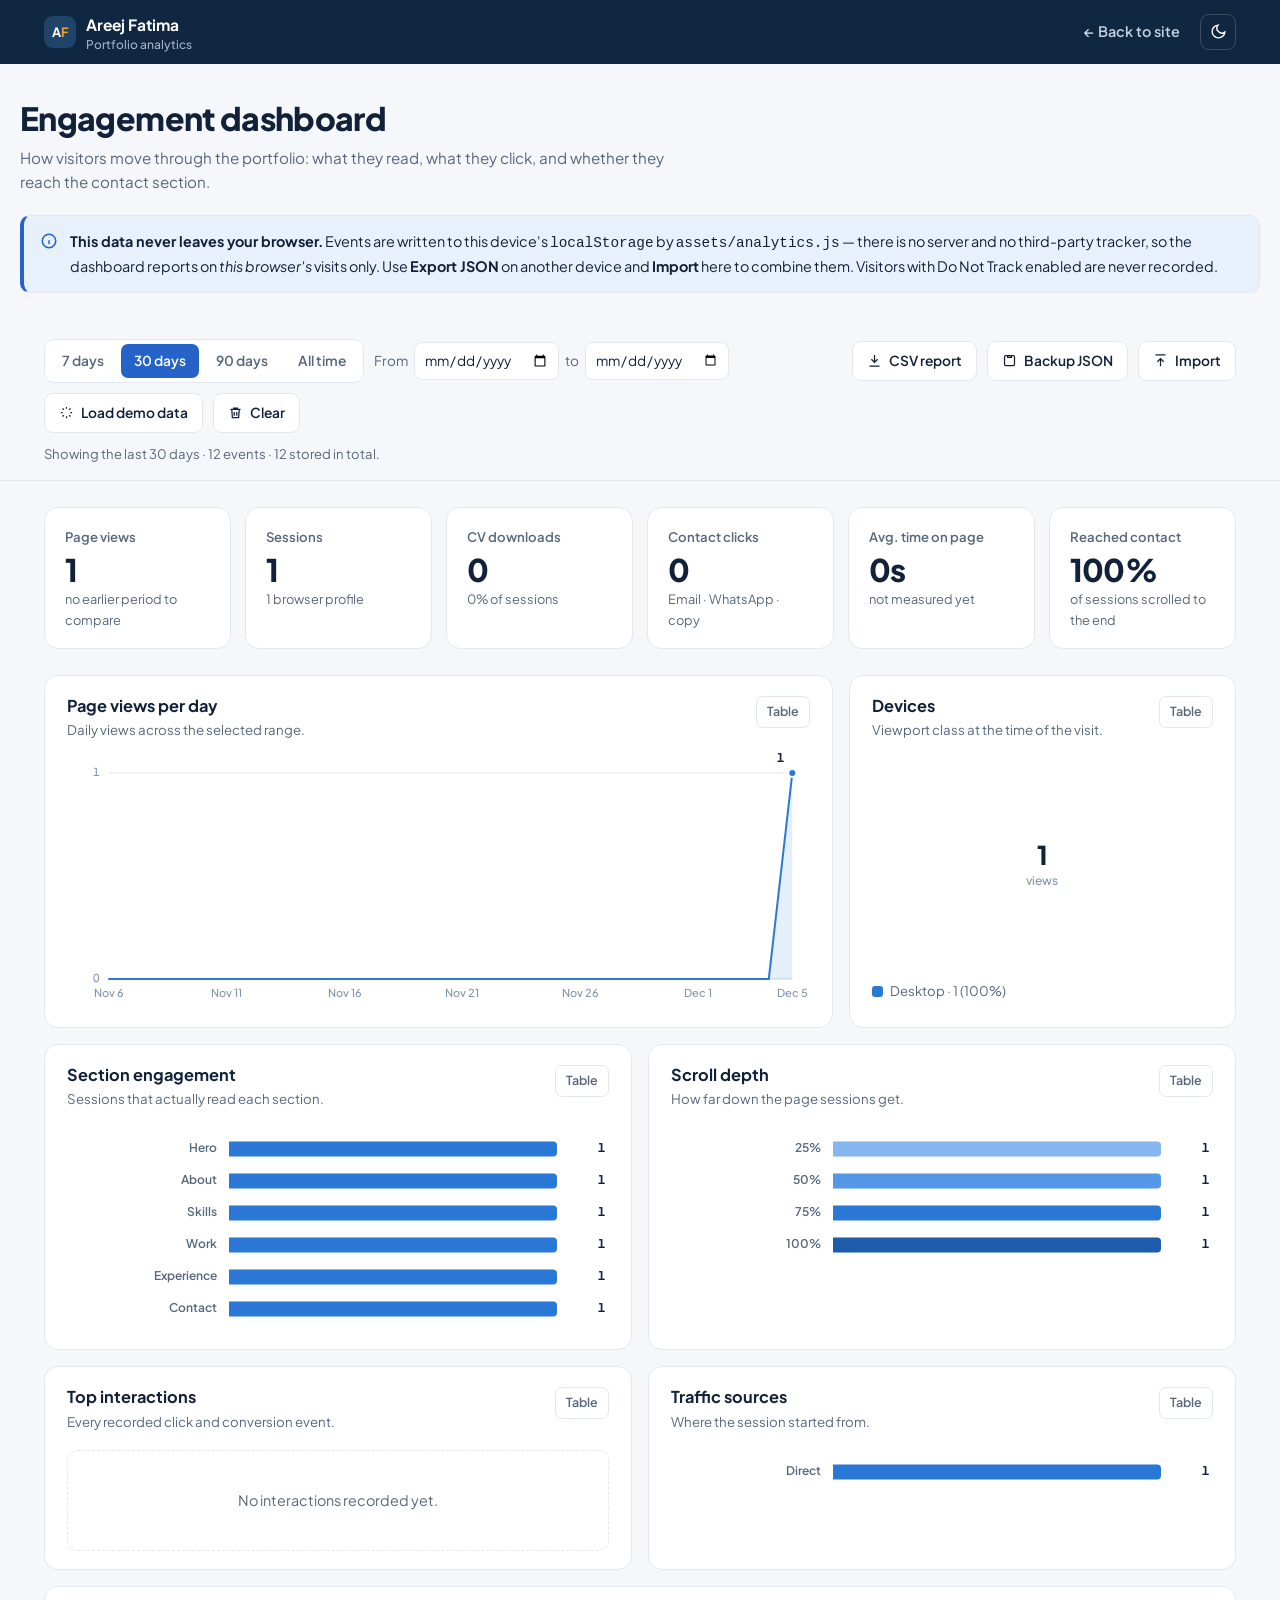
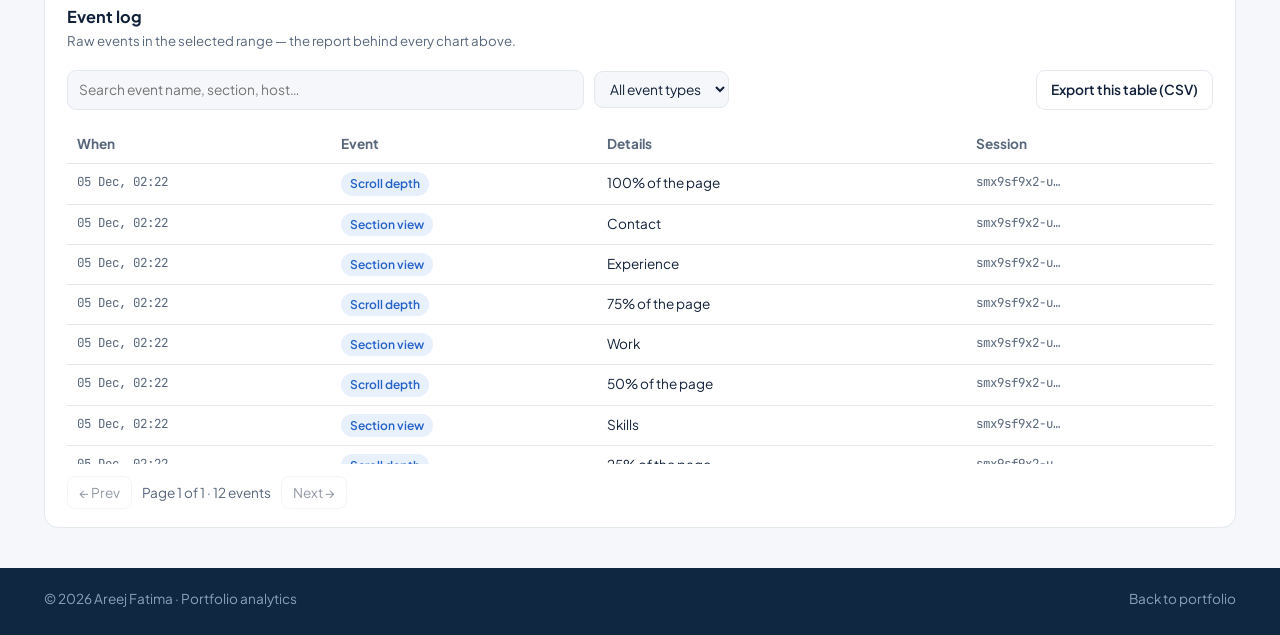
<file: dashboard.html>
<!DOCTYPE html>
<html lang="en">
<head>
<meta charset="UTF-8">
<meta name="viewport" content="width=device-width, initial-scale=1, viewport-fit=cover">
<title>Analytics Dashboard | Areej Fatima</title>
<meta name="description" content="Engagement dashboard and reporting for areejfatimak992.github.io — visits, CV downloads, contact clicks and section engagement.">
<meta name="robots" content="noindex,nofollow">
<meta name="theme-color" content="#0F2740">
<link rel="icon" href="data:image/svg+xml,<svg xmlns='http://www.w3.org/2000/svg' viewBox='0 0 64 64'><rect width='64' height='64' rx='14' fill='%230F2740'/><text x='50%' y='55%' dominant-baseline='middle' text-anchor='middle' font-family='Arial' font-weight='700' font-size='26' fill='white'>AF</text></svg>">
<link rel="preconnect" href="https://fonts.googleapis.com">
<link rel="preconnect" href="https://fonts.gstatic.com" crossorigin>
<link href="https://fonts.googleapis.com/css2?family=Plus+Jakarta+Sans:wght@400;500;600;700;800&family=JetBrains+Mono:wght@400;500&display=swap" rel="stylesheet">
<link rel="stylesheet" href="assets/dashboard.css">
<script>
  // Apply the saved theme before first paint so the dashboard never flashes.
  try{var t=localStorage.getItem('theme'); if(t) document.documentElement.setAttribute('data-theme',t);}catch(e){}
  // The dashboard reads the store; it must not write to it.
  window.AF_ANALYTICS_DISABLE_AUTO = true;
</script>
</head>
<body class="viz">

<header class="topbar">
  <div class="wrap">
    <a class="brand" href="index.html">
      <i>A<b>F</b></i>
      <span>Areej Fatima<small>Portfolio analytics</small></span>
    </a>
    <div class="topbar-right">
      <a class="back" href="index.html">&larr; Back to site</a>
      <button class="icon-btn" id="theme" type="button" aria-label="Switch light or dark theme">
        <svg viewBox="0 0 24 24" fill="none" stroke="currentColor" stroke-width="2"><path d="M21 12.8A9 9 0 1 1 11.2 3a7 7 0 0 0 9.8 9.8z"/></svg>
      </button>
    </div>
  </div>
</header>

<div class="wrap page-head">
  <h1>Engagement dashboard</h1>
  <p>How visitors move through the portfolio: what they read, what they click, and whether they reach the contact section.</p>
  <div class="notice">
    <svg viewBox="0 0 24 24" fill="none" stroke="currentColor" stroke-width="2"><circle cx="12" cy="12" r="9"/><path d="M12 11v5M12 7.5v.5"/></svg>
    <div>
      <b>This data never leaves your browser.</b>
      Events are written to this device's <code>localStorage</code> by <code>assets/analytics.js</code> — there is no server and no third-party tracker, so the dashboard reports on <em>this browser's</em> visits only. Use <b>Export JSON</b> on another device and <b>Import</b> here to combine them. Visitors with Do Not Track enabled are never recorded.
    </div>
  </div>
</div>

<div class="filterbar">
  <div class="wrap">
    <div class="rangeset" role="group" aria-label="Date range">
      <button type="button" data-range="7" aria-pressed="false">7 days</button>
      <button type="button" data-range="30" aria-pressed="true">30 days</button>
      <button type="button" data-range="90" aria-pressed="false">90 days</button>
      <button type="button" data-range="all" aria-pressed="false">All time</button>
    </div>
    <div class="custom">
      <label for="from">From</label>
      <input type="date" id="from" aria-label="Range start">
      <label for="to">to</label>
      <input type="date" id="to" aria-label="Range end">
    </div>

    <div class="spacer"></div>

    <button class="btn" id="exportCsv" type="button">
      <svg viewBox="0 0 24 24" fill="none" stroke="currentColor" stroke-width="2"><path d="M12 3v12M7 10l5 5 5-5M4 21h16"/></svg>
      CSV report
    </button>
    <button class="btn" id="exportJson" type="button">
      <svg viewBox="0 0 24 24" fill="none" stroke="currentColor" stroke-width="2"><path d="M8 4H6a2 2 0 0 0-2 2v12a2 2 0 0 0 2 2h12a2 2 0 0 0 2-2V6a2 2 0 0 0-2-2h-2M9 4h6v3H9z"/></svg>
      Backup JSON
    </button>
    <button class="btn" id="importBtn" type="button">
      <svg viewBox="0 0 24 24" fill="none" stroke="currentColor" stroke-width="2"><path d="M12 21V9M7 14l5-5 5 5M4 3h16"/></svg>
      Import
    </button>
    <input type="file" id="importFile" accept="application/json,.json" class="sr-only">
    <button class="btn" id="demoBtn" type="button">
      <svg viewBox="0 0 24 24" fill="none" stroke="currentColor" stroke-width="2"><path d="M12 3v3M12 18v3M3 12h3M18 12h3M5.6 5.6l2.1 2.1M16.3 16.3l2.1 2.1M18.4 5.6l-2.1 2.1M7.7 16.3l-2.1 2.1"/></svg>
      Load demo data
    </button>
    <button class="btn btn-danger" id="clearBtn" type="button">
      <svg viewBox="0 0 24 24" fill="none" stroke="currentColor" stroke-width="2"><path d="M4 7h16M9 7V5h6v2M6 7l1 13h10l1-13M10 11v6M14 11v6"/></svg>
      Clear
    </button>

    <p class="scope-note" id="scopeNote">Showing the last 30 days.</p>
  </div>
</div>

<main class="wrap">

  <div class="starter" id="emptyBanner" hidden>
    <div class="starter-ic">
      <svg viewBox="0 0 24 24" fill="none" stroke="currentColor" stroke-width="2"><path d="M4 20V10M10 20V4M16 20v-7M22 20H2"/></svg>
    </div>
    <div class="starter-body">
      <h2>Nothing recorded on this device yet</h2>
      <p>This dashboard reports on visits made in <em>this</em> browser, and it hasn't seen any so far. Load 45 days of realistic demo data to see how every chart and report behaves — you can clear it again at any time.</p>
    </div>
    <button class="btn btn-primary" id="starterBtn" type="button">
      <svg viewBox="0 0 24 24" fill="none" stroke="currentColor" stroke-width="2"><path d="M12 3v3M12 18v3M3 12h3M18 12h3M5.6 5.6l2.1 2.1M16.3 16.3l2.1 2.1M18.4 5.6l-2.1 2.1M7.7 16.3l-2.1 2.1"/></svg>
      Load demo data
    </button>
  </div>

  <section class="tiles" aria-label="Key figures">
    <div class="tile">
      <div class="label">Page views</div>
      <div class="value" id="kpiViews">—</div>
      <div id="kpiViewsDelta"></div>
    </div>
    <div class="tile">
      <div class="label">Sessions</div>
      <div class="value" id="kpiSessions">—</div>
      <div class="sub" id="kpiVisitors">—</div>
    </div>
    <div class="tile">
      <div class="label">CV downloads</div>
      <div class="value" id="kpiCv">—</div>
      <div class="sub" id="kpiCvRate">—</div>
    </div>
    <div class="tile">
      <div class="label">Contact clicks</div>
      <div class="value" id="kpiContact">—</div>
      <div class="sub">Email · WhatsApp · copy</div>
    </div>
    <div class="tile">
      <div class="label">Avg. time on page</div>
      <div class="value" id="kpiTime">—</div>
      <div class="sub" id="kpiTimeN">—</div>
    </div>
    <div class="tile">
      <div class="label">Reached contact</div>
      <div class="value" id="kpiReach">—</div>
      <div class="sub">of sessions scrolled to the end</div>
    </div>
  </section>

  <section class="cards">

    <article class="card span-8">
      <div class="card-head">
        <div>
          <h2>Page views per day</h2>
          <p>Daily views across the selected range.</p>
        </div>
        <button class="toggle" type="button" data-table="trend" aria-pressed="false">Table</button>
      </div>
      <div class="plot" id="trend"></div>
    </article>

    <article class="card span-4">
      <div class="card-head">
        <div>
          <h2>Devices</h2>
          <p>Viewport class at the time of the visit.</p>
        </div>
        <button class="toggle" type="button" data-table="devices" aria-pressed="false">Table</button>
      </div>
      <div class="plot" id="devices"></div>
    </article>

    <article class="card span-6">
      <div class="card-head">
        <div>
          <h2>Section engagement</h2>
          <p>Sessions that actually read each section.</p>
        </div>
        <button class="toggle" type="button" data-table="sections" aria-pressed="false">Table</button>
      </div>
      <div class="plot" id="sections"></div>
    </article>

    <article class="card span-6">
      <div class="card-head">
        <div>
          <h2>Scroll depth</h2>
          <p>How far down the page sessions get.</p>
        </div>
        <button class="toggle" type="button" data-table="depth" aria-pressed="false">Table</button>
      </div>
      <div class="plot" id="depth"></div>
    </article>

    <article class="card span-6">
      <div class="card-head">
        <div>
          <h2>Top interactions</h2>
          <p>Every recorded click and conversion event.</p>
        </div>
        <button class="toggle" type="button" data-table="events" aria-pressed="false">Table</button>
      </div>
      <div class="plot" id="events"></div>
    </article>

    <article class="card span-6">
      <div class="card-head">
        <div>
          <h2>Traffic sources</h2>
          <p>Where the session started from.</p>
        </div>
        <button class="toggle" type="button" data-table="sources" aria-pressed="false">Table</button>
      </div>
      <div class="plot" id="sources"></div>
    </article>

    <article class="card span-12">
      <div class="card-head">
        <div>
          <h2>Event log</h2>
          <p>Raw events in the selected range — the report behind every chart above.</p>
        </div>
      </div>
      <div class="logbar">
        <input type="search" id="logSearch" placeholder="Search event name, section, host…" aria-label="Search events">
        <select id="logType" aria-label="Filter by event type"><option value="">All event types</option></select>
        <span class="spacer"></span>
        <button class="btn" id="exportLog" type="button">Export this table (CSV)</button>
      </div>
      <div class="tbl-wrap">
        <table id="logTable">
          <thead>
            <tr>
              <th class="sortable" data-sort="t" scope="col">When</th>
              <th class="sortable" data-sort="e" scope="col">Event</th>
              <th scope="col">Details</th>
              <th class="sortable" data-sort="s" scope="col">Session</th>
            </tr>
          </thead>
          <tbody></tbody>
        </table>
      </div>
      <div class="pager">
        <button type="button" id="prevPage">&larr; Prev</button>
        <span id="pageInfo">—</span>
        <button type="button" id="nextPage">Next &rarr;</button>
      </div>
    </article>

  </section>
</main>

<footer>
  <div class="wrap">
    <span>© 2026 Areej Fatima · Portfolio analytics</span>
    <span><a href="index.html">Back to portfolio</a></span>
  </div>
</footer>

<script src="assets/analytics.js" defer></script>
<script src="assets/dashboard.js" defer></script>
</body>
</html>
</file>
<file: assets/dashboard.css>
/* ==========================================================================
   Portfolio analytics dashboard
   Shares the site's brand tokens; adds a chart-specific token layer (.viz)
   so light/dark chart colours swap in one place.
   ========================================================================== */

:root{
  --navy:#0F2740; --navy-2:#173654; --navy-3:#1F4468;
  --blue:#2563C9; --blue-soft:#E8F0FC; --amber:#E9A53A;
  --bg:#F5F7FA; --bg-alt:#FFFFFF; --ink:#12213A; --muted:#58677C; --line:#E3E8EF; --card:#FFFFFF;
  --good:#0ca30c; --critical:#d03b3b;
  box-sizing:border-box;
}
@media (prefers-color-scheme:dark){
  :root:not([data-theme="light"]){--bg:#0C1522;--bg-alt:#101C2C;--ink:#E7EDF5;--muted:#9AAABE;--line:#203047;--card:#132235;--blue:#6FA3F2;--blue-soft:#172E4D;--navy:#0A1A2B;--navy-2:#11263D}
}
:root[data-theme="dark"]{--bg:#0C1522;--bg-alt:#101C2C;--ink:#E7EDF5;--muted:#9AAABE;--line:#203047;--card:#132235;--blue:#6FA3F2;--blue-soft:#172E4D;--navy:#0A1A2B;--navy-2:#11263D}

*,*::before,*::after{box-sizing:inherit}
@media (prefers-reduced-motion:reduce){*{transition:none!important;animation:none!important}}

body{
  margin:0;background:var(--bg);color:var(--ink);
  font-family:"Plus Jakarta Sans",system-ui,-apple-system,"Segoe UI",Roboto,sans-serif;
  font-size:15.5px;line-height:1.6;-webkit-font-smoothing:antialiased;
}
a{color:var(--blue)}
a:focus-visible,button:focus-visible,input:focus-visible,select:focus-visible{outline:2px solid var(--amber);outline-offset:2px;border-radius:6px}
h1,h2,h3{margin:0;line-height:1.25}
.wrap{max-width:1240px;margin:0 auto;padding:0 24px}
.sr-only{position:absolute;width:1px;height:1px;padding:0;margin:-1px;overflow:hidden;clip:rect(0,0,0,0);white-space:nowrap;border:0}

/* ---------- chart token layer -------------------------------------------- */
.viz{
  color-scheme:light;
  --surface-1:#FFFFFF;
  --text-primary:#12213A;
  --text-secondary:#58677C;
  --viz-muted:#8494A8;
  --grid:#E3E8EF;
  --axis:#C9D3E0;
  --series-1:#2a78d6;
  --series-2:#eb6834;
  --series-3:#1baf7a;
  --ord-1:#86b6ef; --ord-2:#5598e7; --ord-3:#2a78d6; --ord-4:#1c5cab;
}
@media (prefers-color-scheme:dark){
  :root:where(:not([data-theme="light"])) .viz{
    color-scheme:dark;
    --surface-1:#132235;
    --text-primary:#E7EDF5;
    --text-secondary:#9AAABE;
    --viz-muted:#8494A8;
    --grid:#203047;
    --axis:#2C405C;
    --series-1:#3987e5;
    --series-2:#d95926;
    --series-3:#199e70;
    --ord-1:#cde2fb; --ord-2:#9ec5f4; --ord-3:#6da7ec; --ord-4:#3987e5;
  }
}
:root[data-theme="dark"] .viz{
  color-scheme:dark;
  --surface-1:#132235;
  --text-primary:#E7EDF5;
  --text-secondary:#9AAABE;
  --viz-muted:#8494A8;
  --grid:#203047;
  --axis:#2C405C;
  --series-1:#3987e5;
  --series-2:#d95926;
  --series-3:#199e70;
  --ord-1:#cde2fb; --ord-2:#9ec5f4; --ord-3:#6da7ec; --ord-4:#3987e5;
}

/* ---------- top bar ------------------------------------------------------- */
.topbar{background:var(--navy);color:#fff;position:sticky;top:0;z-index:20}
.topbar .wrap{display:flex;align-items:center;justify-content:space-between;gap:18px;height:64px}
.brand{display:flex;align-items:center;gap:10px;color:#fff;text-decoration:none;font-weight:700}
.brand i{width:32px;height:32px;border-radius:9px;background:var(--navy-3);display:flex;align-items:center;justify-content:center;font-style:normal;font-size:.8rem}
.brand i b{color:var(--amber)}
.brand small{display:block;font-weight:500;font-size:.75rem;color:#9FB3C9;line-height:1.1}
.topbar-right{display:flex;align-items:center;gap:8px}
.icon-btn{width:36px;height:36px;border-radius:9px;border:1px solid rgba(255,255,255,.18);background:transparent;color:#fff;display:flex;align-items:center;justify-content:center;cursor:pointer}
.icon-btn svg{width:17px;height:17px}
.back{color:#C3D1E2;text-decoration:none;font-size:.9rem;font-weight:600;padding:8px 12px;border-radius:8px}
.back:hover{color:#fff;background:rgba(255,255,255,.08)}

/* ---------- page head ----------------------------------------------------- */
.page-head{padding:34px 0 8px}
.page-head h1{font-size:clamp(1.5rem,3vw,2rem);font-weight:800;letter-spacing:-.02em}
.page-head p{color:var(--muted);margin:8px 0 0;max-width:62ch;font-size:.95rem}

.notice{
  display:flex;gap:12px;align-items:flex-start;
  background:var(--blue-soft);border:1px solid var(--line);border-left:4px solid var(--blue);
  border-radius:10px;padding:14px 16px;margin:20px 0 0;font-size:.9rem;color:var(--ink);
}
.notice svg{width:18px;height:18px;flex-shrink:0;color:var(--blue);margin-top:2px}
.notice b{font-weight:700}

/* ---------- filter row (scopes every card below) -------------------------- */
.filterbar{
  position:sticky;top:64px;z-index:15;
  background:var(--bg);border-bottom:1px solid var(--line);
  padding:16px 0;margin-top:22px;
}
.filterbar .wrap{display:flex;flex-wrap:wrap;align-items:center;gap:10px}
.rangeset{display:flex;gap:4px;background:var(--card);border:1px solid var(--line);border-radius:10px;padding:4px}
.rangeset button{
  font:inherit;font-size:.86rem;font-weight:600;padding:6px 13px;border-radius:7px;
  border:0;background:transparent;color:var(--muted);cursor:pointer;transition:background .15s,color .15s;
}
.rangeset button:hover{color:var(--ink)}
.rangeset button[aria-pressed="true"]{background:var(--blue);color:#fff}
.custom{display:flex;align-items:center;gap:6px;font-size:.85rem;color:var(--muted)}
.custom input{
  font:inherit;font-size:.85rem;padding:6px 9px;border-radius:8px;
  border:1px solid var(--line);background:var(--card);color:var(--ink);
}
.spacer{flex:1 1 auto}
.btn{
  font:inherit;font-size:.86rem;font-weight:600;padding:8px 14px;border-radius:9px;
  border:1px solid var(--line);background:var(--card);color:var(--ink);cursor:pointer;
  display:inline-flex;align-items:center;gap:7px;text-decoration:none;transition:border-color .15s,background .15s;
}
.btn:hover{border-color:var(--blue);color:var(--blue)}
.btn svg{width:15px;height:15px}
.btn-primary{background:var(--blue);border-color:var(--blue);color:#fff}
.btn-primary:hover{background:var(--blue);color:#fff;filter:brightness(1.07)}
.btn-danger:hover{border-color:var(--critical);color:var(--critical)}
.scope-note{width:100%;font-size:.82rem;color:var(--muted);margin:0}

/* ---------- first-run banner ---------------------------------------------- */
.starter{
  display:flex;align-items:center;gap:18px;flex-wrap:wrap;
  background:var(--card);border:1px solid var(--line);border-left:4px solid var(--amber);
  border-radius:14px;padding:22px 24px;margin:26px 0 0;
}
.starter[hidden]{display:none}
.starter-ic{
  width:46px;height:46px;border-radius:12px;flex-shrink:0;
  background:var(--blue-soft);color:var(--blue);
  display:flex;align-items:center;justify-content:center;
}
.starter-ic svg{width:22px;height:22px}
.starter-body{flex:1 1 320px;min-width:0}
.starter-body h2{font-size:1.05rem;font-weight:700}
.starter-body p{margin:6px 0 0;color:var(--muted);font-size:.9rem;max-width:66ch}
.starter .btn{flex-shrink:0}

/* ---------- stat tiles ---------------------------------------------------- */
.tiles{display:grid;grid-template-columns:repeat(6,1fr);gap:14px;margin:26px 0}
.tile{background:var(--card);border:1px solid var(--line);border-radius:14px;padding:18px 20px}
.tile .label{font-size:.82rem;color:var(--muted);font-weight:600;display:flex;align-items:center;gap:6px}
.tile .value{font-size:1.95rem;font-weight:800;letter-spacing:-.025em;margin-top:6px;line-height:1.1}
.tile .sub{font-size:.8rem;color:var(--muted);margin-top:2px}
.delta{font-size:.78rem;font-weight:700;display:inline-flex;align-items:center;gap:3px;margin-top:4px}
.delta.up{color:var(--good)}
.delta.down{color:var(--critical)}
.delta.flat{color:var(--muted)}
.delta svg{width:12px;height:12px}

/* ---------- chart cards --------------------------------------------------- */
.cards{display:grid;grid-template-columns:repeat(12,1fr);gap:16px;padding-bottom:20px}
.card{
  background:var(--card);border:1px solid var(--line);border-radius:14px;
  padding:20px 22px 18px;display:flex;flex-direction:column;min-width:0;
}
.card.span-8{grid-column:span 8}
.card.span-6{grid-column:span 6}
.card.span-4{grid-column:span 4}
.card.span-12{grid-column:span 12}
.card-head{display:flex;align-items:flex-start;justify-content:space-between;gap:12px;margin-bottom:4px}
.card-head h2{font-size:1.02rem;font-weight:700}
.card-head p{margin:3px 0 0;font-size:.83rem;color:var(--muted)}
.toggle{
  font:inherit;font-size:.78rem;font-weight:600;padding:5px 10px;border-radius:7px;
  border:1px solid var(--line);background:transparent;color:var(--muted);cursor:pointer;flex-shrink:0;
}
.toggle:hover{border-color:var(--blue);color:var(--blue)}
.toggle[aria-pressed="true"]{background:var(--blue-soft);border-color:var(--blue);color:var(--blue)}
.plot{position:relative;margin-top:14px;flex:1;min-height:0}
.plot svg{display:block;width:100%;height:auto;overflow:visible}
.empty{
  display:flex;align-items:center;justify-content:center;text-align:center;
  color:var(--muted);font-size:.9rem;padding:38px 10px;border:1px dashed var(--line);border-radius:10px;
}

/* legend */
.legend{display:flex;flex-wrap:wrap;gap:14px;margin-top:12px;font-size:.83rem;color:var(--text-secondary)}
.legend span{display:inline-flex;align-items:center;gap:7px}
.legend i{width:11px;height:11px;border-radius:3px;flex-shrink:0}

/* tooltip */
.tip{
  position:absolute;pointer-events:none;z-index:5;opacity:0;transition:opacity .12s;
  background:var(--navy);color:#fff;border-radius:9px;padding:9px 12px;font-size:.8rem;line-height:1.45;
  box-shadow:0 14px 28px -14px rgba(0,0,0,.6);white-space:nowrap;transform:translate(-50%,-115%);
}
.tip.on{opacity:1}
.tip b{display:block;font-size:.85rem;margin-bottom:2px}
.tip em{font-style:normal;color:#9FB3C9}

/* table twin */
.tbl-wrap{margin-top:14px;overflow:auto;max-height:340px}
table{width:100%;border-collapse:collapse;font-size:.85rem}
thead th{
  position:sticky;top:0;background:var(--card);text-align:left;font-weight:700;color:var(--muted);
  padding:9px 10px;border-bottom:1px solid var(--line);white-space:nowrap;z-index:1;
}
thead th.sortable{cursor:pointer;user-select:none}
thead th.sortable:hover{color:var(--blue)}
tbody td{padding:8px 10px;border-bottom:1px solid var(--line);vertical-align:top}
tbody tr:last-child td{border-bottom:0}
td.num,th.num{text-align:right;font-variant-numeric:tabular-nums}
td.mono{font-family:"JetBrains Mono",ui-monospace,Consolas,monospace;font-size:.78rem;color:var(--muted)}
.pill{display:inline-block;font-size:.75rem;font-weight:600;padding:2px 9px;border-radius:99px;background:var(--blue-soft);color:var(--blue)}

/* ---------- event log ----------------------------------------------------- */
.logbar{display:flex;flex-wrap:wrap;gap:10px;align-items:center;margin-top:14px}
.logbar input[type="search"],.logbar select{
  font:inherit;font-size:.86rem;padding:8px 11px;border-radius:9px;
  border:1px solid var(--line);background:var(--bg);color:var(--ink);
}
.logbar input[type="search"]{min-width:230px;flex:1 1 230px}
.pager{display:flex;align-items:center;gap:10px;margin-top:12px;font-size:.85rem;color:var(--muted)}
.pager button{
  font:inherit;font-size:.85rem;padding:5px 11px;border-radius:8px;
  border:1px solid var(--line);background:var(--card);color:var(--ink);cursor:pointer;
}
.pager button[disabled]{opacity:.45;cursor:not-allowed}

footer{
  background:var(--navy);color:#8CA2BA;font-size:.85rem;padding:20px 0 26px;margin-top:20px;
}
footer .wrap{display:flex;justify-content:space-between;gap:12px;flex-wrap:wrap}
footer a{color:#8CA2BA;text-decoration:none}
footer a:hover{color:#fff;text-decoration:underline}

/* ---------- responsive ---------------------------------------------------- */
@media (max-width:1100px){
  .tiles{grid-template-columns:repeat(3,1fr)}
  .card.span-8,.card.span-6,.card.span-4{grid-column:span 12}
}
@media (max-width:640px){
  .wrap{padding:0 16px}
  .tiles{grid-template-columns:repeat(2,1fr)}
  .tile .value{font-size:1.6rem}
  .filterbar{position:static}
  .rangeset{width:100%;justify-content:space-between}
  .custom{width:100%}
  .custom input{flex:1;min-width:0}
  .brand small{display:none}
}

@media print{
  .topbar,.filterbar,.toggle,footer,.logbar,.pager{display:none!important}
  body{background:#fff}
  .card{break-inside:avoid;border-color:#ccc}
}
</file>
